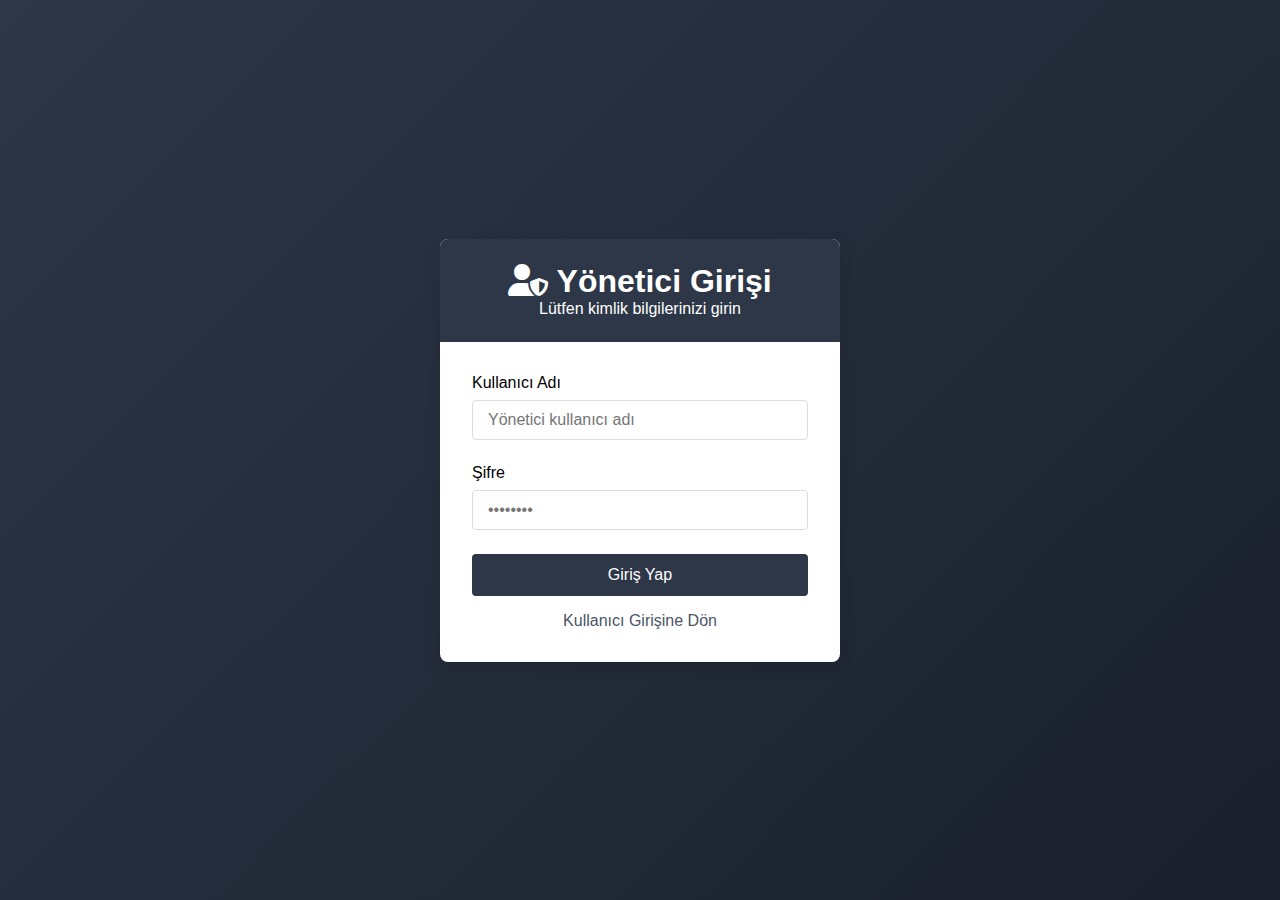
<file: admin-login.html>
<!DOCTYPE html>
<html lang="tr">
<head>
    <meta charset="UTF-8">
    <meta name="viewport" content="width=device-width, initial-scale=1.0">
    <title>Yönetici Girişi - Nyx Destek</title>
    <link rel="stylesheet" href="https://cdnjs.cloudflare.com/ajax/libs/font-awesome/6.0.0-beta3/css/all.min.css">
    <style>
        :root {
            --primary-color: #2d3748;
            --secondary-color: #4a5568;
            --light-bg: #f7fafc;
            --text-color: #2d3748;
            --border-radius: 8px;
        }

        * {
            margin: 0;
            padding: 0;
            box-sizing: border-box;
            font-family: 'Segoe UI', Tahoma, Geneva, Verdana, sans-serif;
        }

        body {
            background: linear-gradient(135deg, #2d3748 0%, #1a202c 100%);
            min-height: 100vh;
            display: flex;
            align-items: center;
            justify-content: center;
            padding: 20px;
        }

        .login-container {
            background: white;
            border-radius: var(--border-radius);
            box-shadow: 0 5px 15px rgba(0, 0, 0, 0.1);
            width: 100%;
            max-width: 400px;
            overflow: hidden;
        }

        .login-header {
            background: var(--primary-color);
            color: white;
            padding: 1.5rem;
            text-align: center;
        }

        .login-form {
            padding: 2rem;
        }

        .form-group {
            margin-bottom: 1.5rem;
        }

        .form-group label {
            display: block;
            margin-bottom: 0.5rem;
            font-weight: 500;
        }

        .form-control {
            width: 100%;
            padding: 10px 15px;
            border: 1px solid #ddd;
            border-radius: 4px;
            font-size: 1rem;
        }

        .btn {
            background: var(--primary-color);
            color: white;
            border: none;
            padding: 12px;
            border-radius: 4px;
            width: 100%;
            font-size: 1rem;
            cursor: pointer;
        }

        .btn:hover {
            background: #2c3e50;
        }

        .back-link {
            display: block;
            text-align: center;
            margin-top: 1rem;
            color: var(--secondary-color);
            text-decoration: none;
        }

        .back-link:hover {
            text-decoration: underline;
        }
    </style>
</head>
<body>
    <div class="login-container">
        <div class="login-header">
            <h1><i class="fas fa-user-shield"></i> Yönetici Girişi</h1>
            <p>Lütfen kimlik bilgilerinizi girin</p>
        </div>
        
        <form class="login-form" id="adminLoginForm">
            <div class="form-group">
                <label for="username">Kullanıcı Adı</label>
                <input type="text" id="username" class="form-control" placeholder="Yönetici kullanıcı adı" required>
            </div>
            
            <div class="form-group">
                <label for="password">Şifre</label>
                <input type="password" id="password" class="form-control" placeholder="••••••••" required>
            </div>
            
            <button type="submit" class="btn">Giriş Yap</button>
            <a href="login.html" class="back-link">Kullanıcı Girişine Dön</a>
        </form>
    </div>

    <script>
        document.getElementById('adminLoginForm').addEventListener('submit', function(e) {
            e.preventDefault();
            
            const username = document.getElementById('username').value;
            const password = document.getElementById('password').value;
            
            // Admin bilgilerini doğrula
            if (username === 'admin' && password === 'admin123') {
                // Admin giriş başarılı
                localStorage.setItem('isAdmin', 'true');
                
                // 1 saniye bekle ve yönlendir
                setTimeout(function() {
                    window.location.href = 'admin-panel.html';
                }, 1000);
                
                // Başarılı mesajı göster
                alert('Giriş başarılı! Yönlendiriliyorsunuz...');
            } else {
                // Hatalı giriş
                alert('Hatalı kullanıcı adı veya şifre! Lütfen tekrar deneyin.');
                document.getElementById('password').value = ''; // Şifre alanını temizle
                document.getElementById('username').focus(); // Kullanıcı adı alanına odaklan
            }
        });
    </script>
</body>
</html>
</file>
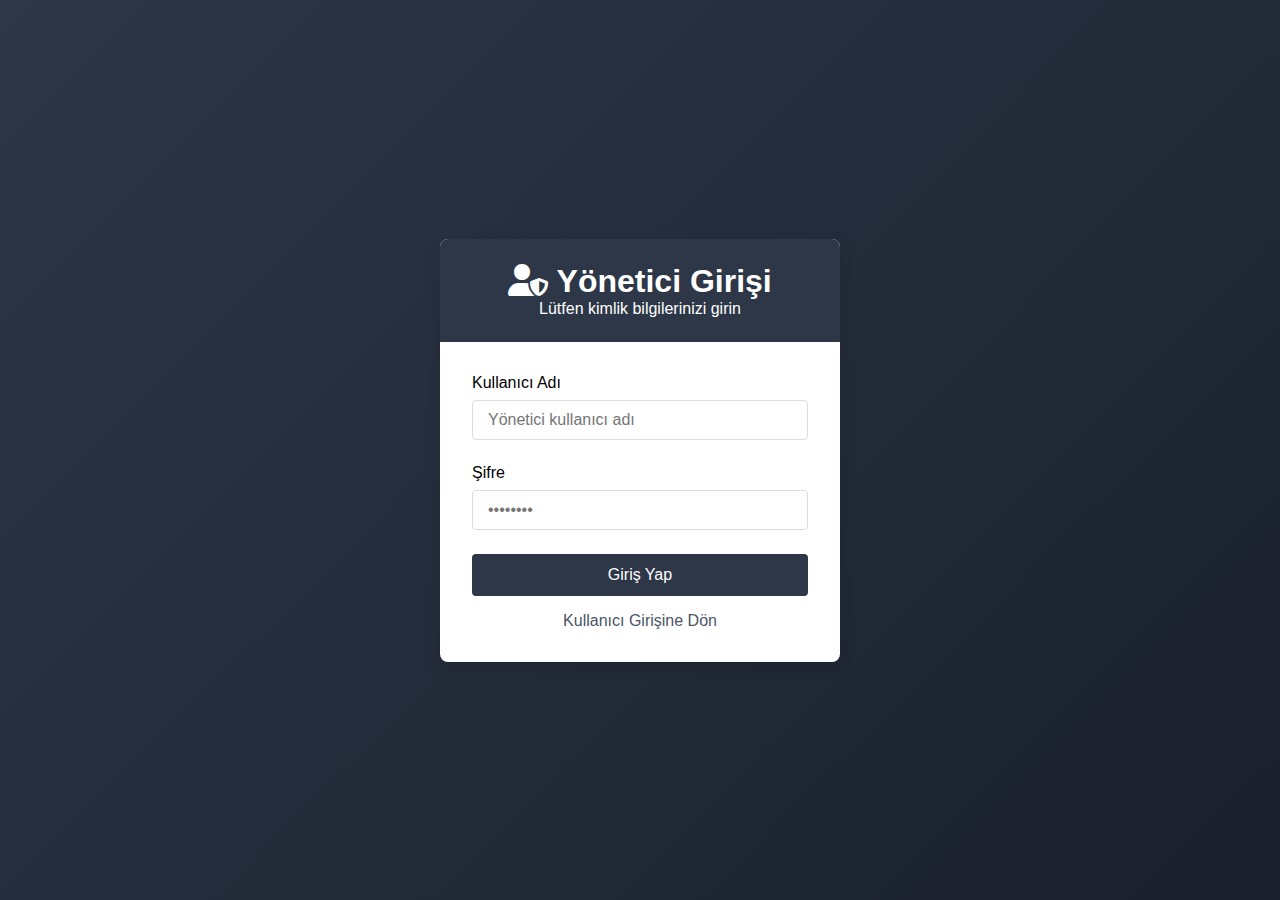
<file: admin-panel.html>
<!DOCTYPE html>
<html lang="tr">
<head>
    <meta charset="UTF-8">
    <meta name="viewport" content="width=device-width, initial-scale=1.0, maximum-scale=1.0, user-scalable=no">
    <meta name="theme-color" content="#1976d2">
    <meta name="apple-mobile-web-app-capable" content="yes">
    <meta name="apple-mobile-web-app-status-bar-style" content="black-translucent">
    <title>Admin Paneli - Nyx Destek</title>
    <link rel="stylesheet" href="https://cdnjs.cloudflare.com/ajax/libs/font-awesome/6.0.0/css/all.min.css">
    <link href="https://fonts.googleapis.com/css2?family=Roboto:wght@300;400;500;700&display=swap" rel="stylesheet">
    <style>
        :root {
            --primary-color: #1976d2;
            --secondary-color: #0d47a1;
            --text-color: #333;
            --bg-color: #f5f7fa;
            --card-bg: #ffffff;
            --header-bg: #1a1a2e;
            --error-color: #f44336;
            --success-color: #4caf50;
            --warning-color: #ff9800;
        }
        
        * {
            margin: 0;
            padding: 0;
            box-sizing: border-box;
            font-family: 'Roboto', sans-serif;
        }

        body {
            background: #1a202c;
            color: white;
            min-height: 100vh;
        }

        .admin-header {
            background: #2d3748;
            padding: 1rem 2rem;
            display: flex;
            justify-content: space-between;
            align-items: center;
            box-shadow: 0 2px 4px rgba(0, 0, 0, 0.1);
            position: fixed;
            top: 0;
            left: 0;
            right: 0;
            z-index: 1000;
            transition: top 0.5s ease-in-out;
            height: 66px;
        }
        
        .admin-header.hide {
            top: -100px;
        }

        .admin-header h1 {
            color: #4299e1;
            font-size: 1.5rem;
        }

        .admin-header .user-info {
            display: flex;
            align-items: center;
            gap: 1rem;
        }

        .admin-header .logout-btn {
            background: #e53e3e;
            color: white;
            border: none;
            padding: 0.5rem 1rem;
            border-radius: 4px;
            cursor: pointer;
            font-weight: 500;
            transition: background 0.3s ease;
        }

        .admin-header .logout-btn:hover {
            background: #c53030;
        }

        .admin-container {
            display: flex;
            min-height: 100vh;
            padding-top: 66px; /* Header yüksekliği kadar boşluk bırak */
        }

        .sidebar {
            width: 250px;
            background: #2d3748;
            padding: 1.5rem 0;
            border-right: 1px solid #4a5568;
        }

        .sidebar-menu {
            list-style: none;
        }

        .menu-item {
            padding: 0.75rem 1.5rem;
            cursor: pointer;
            color: #a0aec0;
            transition: all 0.3s ease;
            display: flex;
            align-items: center;
            gap: 0.75rem;
        }

        .menu-item:hover, .menu-item.active {
            background: #2c5282;
            color: white;
        }

        .menu-item i {
            width: 20px;
            text-align: center;
        }

        .main-content {
            flex: 1;
            padding: 2rem;
            overflow-y: auto;
            height: calc(100vh - 66px);
        }

        .card {
            background: #2d3748;
            border-radius: 8px;
            padding: 1.5rem;
            margin-bottom: 1.5rem;
            box-shadow: 0 2px 4px rgba(0, 0, 0, 0.1);
        }

        .card-header {
            display: flex;
            justify-content: space-between;
            align-items: center;
            margin-bottom: 1.5rem;
            padding-bottom: 0.75rem;
            border-bottom: 1px solid #4a5568;
        }

        .card-header h2 {
            font-size: 1.25rem;
            color: #4299e1;
        }

        table {
            width: 100%;
            border-collapse: collapse;
        }

        th, td {
            padding: 0.75rem 1rem;
            text-align: left;
            border-bottom: 1px solid #4a5568;
        }

        th {
            color: #a0aec0;
            font-weight: 500;
            background: #2d3748;
            position: sticky;
            top: 0;
        }

        tr:hover {
            background: #2d3748;
        }

        .status-active {
            color: #68d391;
            font-weight: 500;
        }

        .status-banned {
            color: #fc8181;
            font-weight: 500;
        }

        .btn {
            padding: 0.5rem 1rem;
            border: none;
            border-radius: 4px;
            font-weight: 500;
            cursor: pointer;
            transition: all 0.3s ease;
        }

        .btn-sm {
            padding: 0.25rem 0.5rem;
            font-size: 0.875rem;
        }

        .btn-danger {
            background: #e53e3e;
            color: white;
        }

        .btn-danger:hover {
            background: #c53030;
        }

        .btn-warning {
            background: #dd6b20;
            color: white;
        }

        .btn-warning:hover {
            background: #c05621;
        }

        .btn-success {
            background: #38a169;
            color: white;
        }

        .btn-success:hover {
            background: #2f855a;
        }

        .stats-container {
            display: grid;
            grid-template-columns: repeat(auto-fill, minmax(250px, 1fr));
            gap: 1.5rem;
            margin-bottom: 2rem;
        }

        .stat-card {
            background: #2d3748;
            border-radius: 8px;
            padding: 1.5rem;
            display: flex;
            flex-direction: column;
            gap: 0.5rem;
        }

        .stat-card h3 {
            color: #a0aec0;
            font-size: 0.875rem;
            font-weight: 500;
        }

        .stat-card .stat-value {
            font-size: 1.5rem;
            font-weight: 700;
            color: #4299e1;
        }

        .stat-card .stat-desc {
            font-size: 0.875rem;
            color: #a0aec0;
        }

        .pagination {
            display: flex;
            justify-content: flex-end;
            gap: 0.5rem;
            margin-top: 1.5rem;
        }

        .page-item {
            padding: 0.5rem 0.75rem;
            background: #2d3748;
            border: 1px solid #4a5568;
            border-radius: 4px;
            cursor: pointer;
            transition: all 0.3s ease;
        }

        .page-item:hover {
            background: #4a5568;
        }

        .page-item.active {
            background: #4299e1;
            border-color: #4299e1;
            color: white;
        }

        .search-box {
            display: flex;
            gap: 0.5rem;
            margin-bottom: 1.5rem;
        }

        .search-box input {
            flex: 1;
            padding: 0.5rem 1rem;
            border: 1px solid #4a5568;
            border-radius: 4px;
            background: #2d3748;
            color: white;
        }

        .search-box button {
            padding: 0.5rem 1rem;
            background: #4299e1;
            color: white;
            border: none;
            border-radius: 4px;
            cursor: pointer;
        }

        .search-box button:hover {
            background: #3182ce;
        }
    </style>
</head>
<body>
    <header class="admin-header">
        <h1>Nyx Destek - Admin Paneli</h1>
        <div style="font-size: 0.9rem; color: #a0aec0; margin-top: 0.5rem;">
            <i class="fab fa-telegram"></i> Owner: 
            <a href="https://t.me/immortalXso2s" target="_blank" style="color: #4299e1; text-decoration: none;">@immortalXso2s</a>
        </div>
        <div class="user-info">
            <span>Hoş Geldiniz, <strong id="admin-username">Admin</strong></span>
            <button class="logout-btn" onclick="logout()">
                <i class="fas fa-sign-out-alt"></i> Çıkış Yap
            </button>
        </div>
    </header>

    <div class="admin-container">
        <nav class="sidebar">
            <ul class="sidebar-menu">
                <li class="menu-item active" data-tab="dashboard">
                    <i class="fas fa-tachometer-alt"></i>
                    <span>Gösterge Paneli</span>
                </li>
                <li class="menu-item" data-tab="users">
                    <i class="fas fa-users"></i>
                    <span>Kullanıcılar</span>
                </li>
                <li class="menu-item" data-tab="settings">
                    <i class="fas fa-cog"></i>
                    <span>Ayarlar</span>
                </li>
                <li class="menu-item" data-tab="logs">
                    <i class="fas fa-clipboard-list"></i>
                    <span>Kayıtlar</span>
                </li>
                <li class="menu-item">
                    <a href="payment-history.html" style="color: inherit; text-decoration: none; display: flex; align-items: center; gap: 0.75rem;">
                        <i class="fas fa-history"></i>
                        <span>Ödeme Geçmişi</span>
                    </a>
                </li>
            </ul>
        </nav>

        <main class="main-content">
            <!-- Gösterge Paneli -->
            <div id="dashboard" class="tab-content active">
                <div class="stats-container">
                    <div class="stat-card">
                        <h3>Toplam Kullanıcı</h3>
                        <div class="stat-value" id="total-users">0</div>
                        <div class="stat-desc">Toplam kayıtlı kullanıcı</div>
                    </div>
                    <div class="stat-card">
                        <h3>Aktif Kullanıcılar</h3>
                        <div class="stat-value" id="active-users">0</div>
                        <div class="stat-desc">Şu anda aktif kullanıcı</div>
                    </div>
                    <div class="stat-card">
                        <h3>Bugünkü Kayıtlar</h3>
                        <div class="stat-value" id="today-registrations">0</div>
                        <div class="stat-desc">Bugün kayıt olan kullanıcı</div>
                    </div>
                    <div class="stat-card">
                        <h3>Banlı Kullanıcılar</h3>
                        <div class="stat-value" id="banned-users">0</div>
                        <div class="stat-desc">Toplam banlı kullanıcı</div>
                    </div>
                </div>

                <div class="card">
                    <div class="card-header">
                        <h2>Son Kullanıcılar</h2>
                    </div>
                    <div class="table-responsive">
                        <table>
                            <thead>
                                <tr>
                                    <th>ID</th>
                                    <th>Kullanıcı Adı</th>
                                    <th>Kayıt Tarihi</th>
                                    <th>Durum</th>
                                    <th>İşlemler</th>
                                </tr>
                            </thead>
                            <tbody id="recent-users">
                                <!-- Kullanıcılar JavaScript ile eklenecek -->
                            </tbody>
                        </table>
                    </div>
                </div>
            </div>

            <!-- Kullanıcılar -->
            <div id="users" class="tab-content" style="display: none;">
                <div class="card">
                    <div class="card-header">
                        <h2>Tüm Kullanıcılar</h2>
                        <div class="search-box">
                            <input type="text" id="user-search" placeholder="Kullanıcı ara...">
                            <button onclick="searchUsers()"><i class="fas fa-search"></i> Ara</button>
                        </div>
                    </div>
                    <div class="table-responsive">
                        <table>
                            <thead>
                                <tr>
                                    <th>ID</th>
                                    <th>Kullanıcı Adı</th>
                                    <th>Kayıt Tarihi</th>
                                    <th>Son Giriş</th>
                                    <th>Durum</th>
                                    <th>İşlemler</th>
                                </tr>
                            </thead>
                            <tbody id="all-users">
                                <!-- Tüm kullanıcılar JavaScript ile eklenecek -->
                            </tbody>
                        </table>
                    </div>
                    <div class="pagination">
                        <button class="page-item"><i class="fas fa-angle-double-left"></i></button>
                        <button class="page-item active">1</button>
                        <button class="page-item">2</button>
                        <button class="page-item">3</button>
                        <button class="page-item"><i class="fas fa-angle-double-right"></i></button>
                    </div>
                </div>
            </div>

            <!-- Ayarlar -->
            <div id="settings" class="tab-content" style="display: none;">
                <div class="card">
                    <div class="card-header">
                        <h2>Genel Ayarlar</h2>
                    </div>
                    <div class="form-group">
                        <label>Site Başlığı</label>
                        <input type="text" class="form-control" value="Nyx Destek">
                    </div>
                    <div class="form-group">
                        <label>Bakım Modu</label>
                        <div>
                            <label class="switch">
                                <input type="checkbox">
                                <span class="slider"></span>
                            </label>
                            <span class="form-text text-muted">Aktif olduğunda site ziyaretçilere kapalı olacaktır.</span>
                        </div>
                    </div>
                    <button class="btn btn-success">Ayarları Kaydet</button>
                </div>
            </div>

            <!-- Kayıtlar -->
            <div id="logs" class="tab-content" style="display: none;">
                <div class="card">
                    <div class="card-header">
                        <h2>Sistem Kayıtları</h2>
                    </div>
                    <div class="table-responsive">
                        <table>
                            <thead>
                                <tr>
                                    <th>Tarih</th>
                                    <th>Kullanıcı</th>
                                    <th>İşlem</th>
                                    <th>IP Adresi</th>
                                </tr>
                            </thead>
                            <tbody id="system-logs">
                                <tr>
                                    <td>16.08.2023 15:30:22</td>
                                    <td>admin</td>
                                    <td>Giriş yaptı</td>
                                    <td>192.168.1.1</td>
                                </tr>
                                <tr>
                                    <td>16.08.2023 15:25:10</td>
                                    <td>user1</td>
                                    <td>Kayıt oldu</td>
                                    <td>192.168.1.2</td>
                                </tr>
                                <tr>
                                    <td>16.08.2023 15:20:05</td>
                                    <td>admin</td>
                                    <td>Kullanıcı düzenlendi: user1</td>
                                    <td>192.168.1.1</td>
                                </tr>
                            </tbody>
                        </table>
                    </div>
                </div>
            </div>
        </main>
    </div>

    <script>
        // Admin giriş kontrolü
        document.addEventListener('DOMContentLoaded', function() {
            const isAdmin = localStorage.getItem('isAdmin') === 'true';
            
            if (!isAdmin) {
                // Eğer admin değilse, giriş sayfasına yönlendir
                alert('Yetkisiz erişim! Yönetici girişi yapmalısınız.');
                window.location.href = 'admin-login.html';
                return;
            }
            
            // Admin paneline özel JavaScript kodları
            initAdminPanel();
            
            // Menü tıklamalarını dinle
            document.querySelectorAll('.menu-item').forEach(item => {
                item.addEventListener('click', function() {
                    // Tüm menü öğelerinden active sınıfını kaldır
                    document.querySelectorAll('.menu-item').forEach(i => i.classList.remove('active'));
                    // Tüm tab içeriklerini gizle
                    document.querySelectorAll('.tab-content').forEach(tab => tab.style.display = 'none');
                    
                    // Tıklanan menü öğesine active sınıfını ekle
                    this.classList.add('active');
                    // İlgili tab içeriğini göster
                    const tabId = this.getAttribute('data-tab');
                    document.getElementById(tabId).style.display = 'block';
                });
            });
            
            // Kullanıcı verilerini yükle
            loadDashboardData();
            loadUsers();
        });
        
        // Admin paneli başlatma
        function initAdminPanel() {
            // Scroll ile header'ı gizle/göster
            let lastScroll = 0;
            const header = document.querySelector('.admin-header');
            const headerHeight = header.offsetHeight;
            
            const handleScroll = () => {
                const currentScroll = window.pageYOffset;
                
                if (currentScroll <= 0) {
                    header.classList.remove('hide');
                    return;
                }
                
                // Küçük scroll hareketlerini engellemek için bir eşik değeri ekliyoruz
                if (Math.abs(currentScroll - lastScroll) < 5) return;
                
                if (currentScroll > lastScroll && currentScroll > headerHeight) {
                    // Aşağı kaydırma
                    if (!header.classList.contains('hide')) {
                        header.classList.add('hide');
                    }
                } else {
                    // Yukarı kaydırma
                    if (header.classList.contains('hide')) {
                        header.classList.remove('hide');
                    }
                }
                
                lastScroll = currentScroll;
            };
            
            window.addEventListener('scroll', handleScroll);
            
            // Admin bilgilerini yükle
            const currentUser = { username: 'Admin' }; // Örnek kullanıcı bilgisi
            if (currentUser) {
                const adminUsername = document.getElementById('admin-username');
                if (adminUsername) {
                    adminUsername.textContent = currentUser.username;
                }
            }
        }

        // Çıkış yapma fonksiyonu
        function logout() {
            // Admin oturumunu sonlandır
            localStorage.removeItem('isAdmin');
            // Ana sayfaya yönlendir
            window.location.href = 'index.html';
        }

        // Gösterge paneline veri yükleme
        function loadDashboardData() {
            const users = JSON.parse(localStorage.getItem('users')) || [];
            const today = new Date().toISOString().split('T')[0];
            
            document.getElementById('total-users').textContent = users.length;
            document.getElementById('active-users').textContent = users.filter(u => u.lastLogin).length; // Basitçe son giriş yapanları aktif sayıyoruz
            document.getElementById('today-registrations').textContent = users.filter(u => u.createdAt && u.createdAt.startsWith(today)).length;
            document.getElementById('banned-users').textContent = users.filter(u => u.status === 'banned').length;

            // Son kullanıcıları yükle
            const recentUsersHtml = users
                .sort((a, b) => new Date(b.createdAt) - new Date(a.createdAt))
                .slice(0, 5)
                .map(user => `
                    <tr>
                        <td>${user.id}</td>
                        <td>${user.username}</td>
                        <td>${new Date(user.createdAt).toLocaleString()}</td>
                        <td class="status-active">Aktif</td>
                        <td>
                            <button class="btn btn-sm btn-warning">Düzenle</button>
                            <button class="btn btn-sm btn-danger" onclick="banUser(${user.id})">Banla</button>
                        </td>
                    </tr>
                `).join('');

            document.getElementById('recent-users').innerHTML = recentUsersHtml || '<tr><td colspan="5" class="text-center">Kullanıcı bulunamadı</td></tr>';
        }

        // Tüm kullanıcıları yükle
        function loadUsers() {
            const users = JSON.parse(localStorage.getItem('users')) || [];
            const usersHtml = users.map(user => `
                <tr>
                    <td>${user.id}</td>
                    <td>${user.username}</td>
                    <td>${new Date(user.createdAt).toLocaleString()}</td>
                    <td>${user.lastLogin ? new Date(user.lastLogin).toLocaleString() : 'Hiç giriş yapmadı'}</td>
                    <td class="${user.status === 'banned' ? 'status-banned' : 'status-active'}">
                        ${user.status === 'banned' ? 'Banlı' : 'Aktif'}
                    </td>
                    <td>
                        <button class="btn btn-sm btn-warning" onclick="editUser(${user.id})">Düzenle</button>
                        ${user.status !== 'banned' 
                            ? `<button class="btn btn-sm btn-danger" onclick="banUser(${user.id})">Banla</button>`
                            : `<button class="btn btn-sm btn-success" onclick="unbanUser(${user.id})">Banı Kaldır</button>`
                        }
                    </td>
                </tr>
            `).join('');

            document.getElementById('all-users').innerHTML = usersHtml || '<tr><td colspan="6" class="text-center">Kullanıcı bulunamadı</td></tr>';
        }

        // Kullanıcı ara
        function searchUsers() {
            const searchTerm = document.getElementById('user-search').value.toLowerCase();
            const users = JSON.parse(localStorage.getItem('users')) || [];
            
            const filteredUsers = users.filter(user => 
                user.username.toLowerCase().includes(searchTerm) ||
                user.id.toString().includes(searchTerm)
            );

            const usersHtml = filteredUsers.map(user => `
                <tr>
                    <td>${user.id}</td>
                    <td>${user.username}</td>
                    <td>${new Date(user.createdAt).toLocaleString()}</td>
                    <td>${user.lastLogin ? new Date(user.lastLogin).toLocaleString() : 'Hiç giriş yapmadı'}</td>
                    <td class="${user.status === 'banned' ? 'status-banned' : 'status-active'}">
                        ${user.status === 'banned' ? 'Banlı' : 'Aktif'}
                    </td>
                    <td>
                        <button class="btn btn-sm btn-warning" onclick="editUser(${user.id})">Düzenle</button>
                        ${user.status !== 'banned' 
                            ? `<button class="btn btn-sm btn-danger" onclick="banUser(${user.id})">Banla</button>`
                            : `<button class="btn btn-sm btn-success" onclick="unbanUser(${user.id})">Banı Kaldır</button>`
                        }
                    </td>
                </tr>
            `).join('');

            document.getElementById('all-users').innerHTML = usersHtml || '<tr><td colspan="6" class="text-center">Eşleşen kullanıcı bulunamadı</td></tr>';
        }

        // Kullanıcı düzenleme fonksiyonu
        function editUser(userId) {
            alert(`Kullanıcı düzenleme: ${userId}`);
            // Burada kullanıcı düzenleme modalı açılabilir
        }

        // Kullanıcıyı banlama fonksiyonu
        function banUser(userId) {
            if (confirm('Bu kullanıcıyı banlamak istediğinize emin misiniz?')) {
                const users = JSON.parse(localStorage.getItem('users')) || [];
                const updatedUsers = users.map(user => {
                    if (user.id === userId) {
                        return { ...user, status: 'banned' };
                    }
                    return user;
                });
                
                localStorage.setItem('users', JSON.stringify(updatedUsers));
                loadUsers();
                loadDashboardData();
                alert('Kullanıcı başarıyla banlandı!');
            }
        }

        // Kullanıcının banını kaldırma fonksiyonu
        function unbanUser(userId) {
            const users = JSON.parse(localStorage.getItem('users') || '[]');
            const updatedUsers = users.map(user => {
                if (user.id === userId) {
                    // Kullanıcı nesnesinden status alanını kaldır
                    const { status, ...rest } = user;
                    return rest;
                }
                return user;
            });
            
            localStorage.setItem('users', JSON.stringify(updatedUsers));
            loadUsers();
            loadDashboardData();
            alert('Kullanıcının banı kaldırıldı!');
        }
    </script>
</body>
</html>
</file>
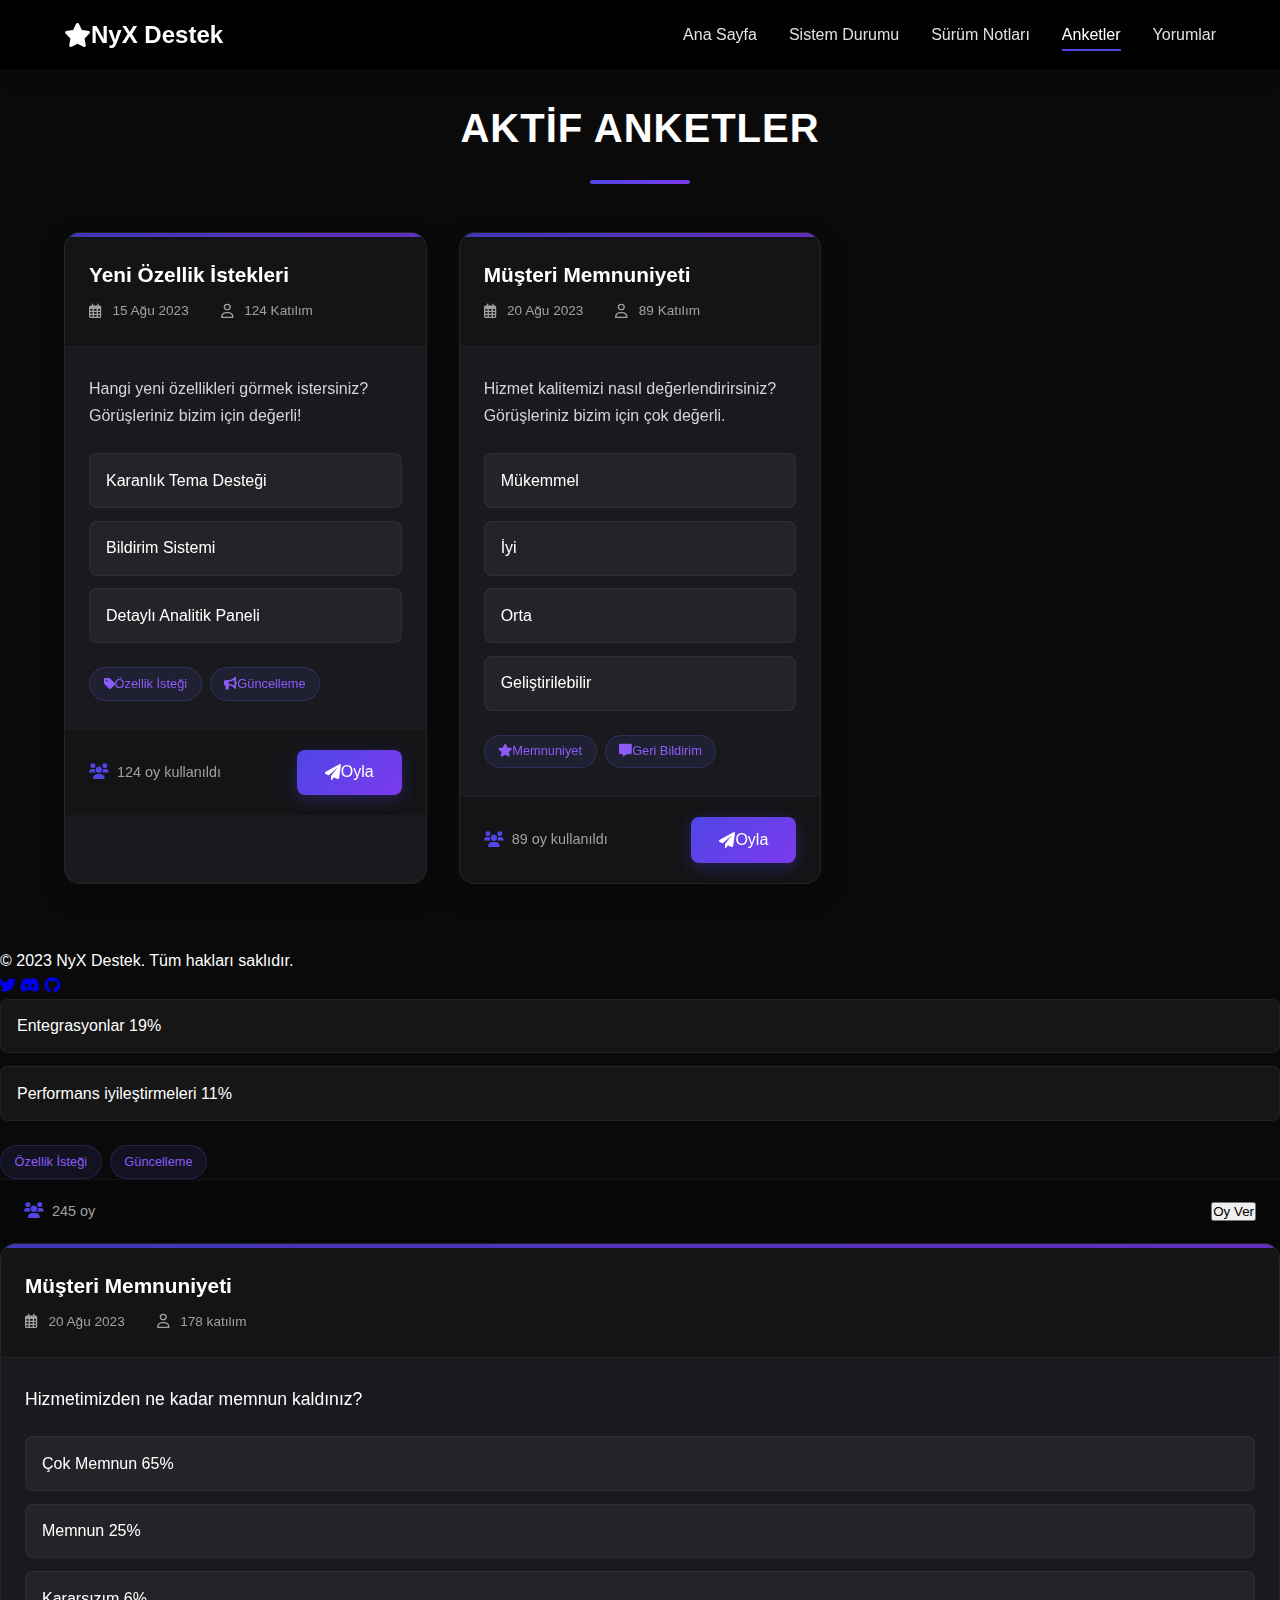
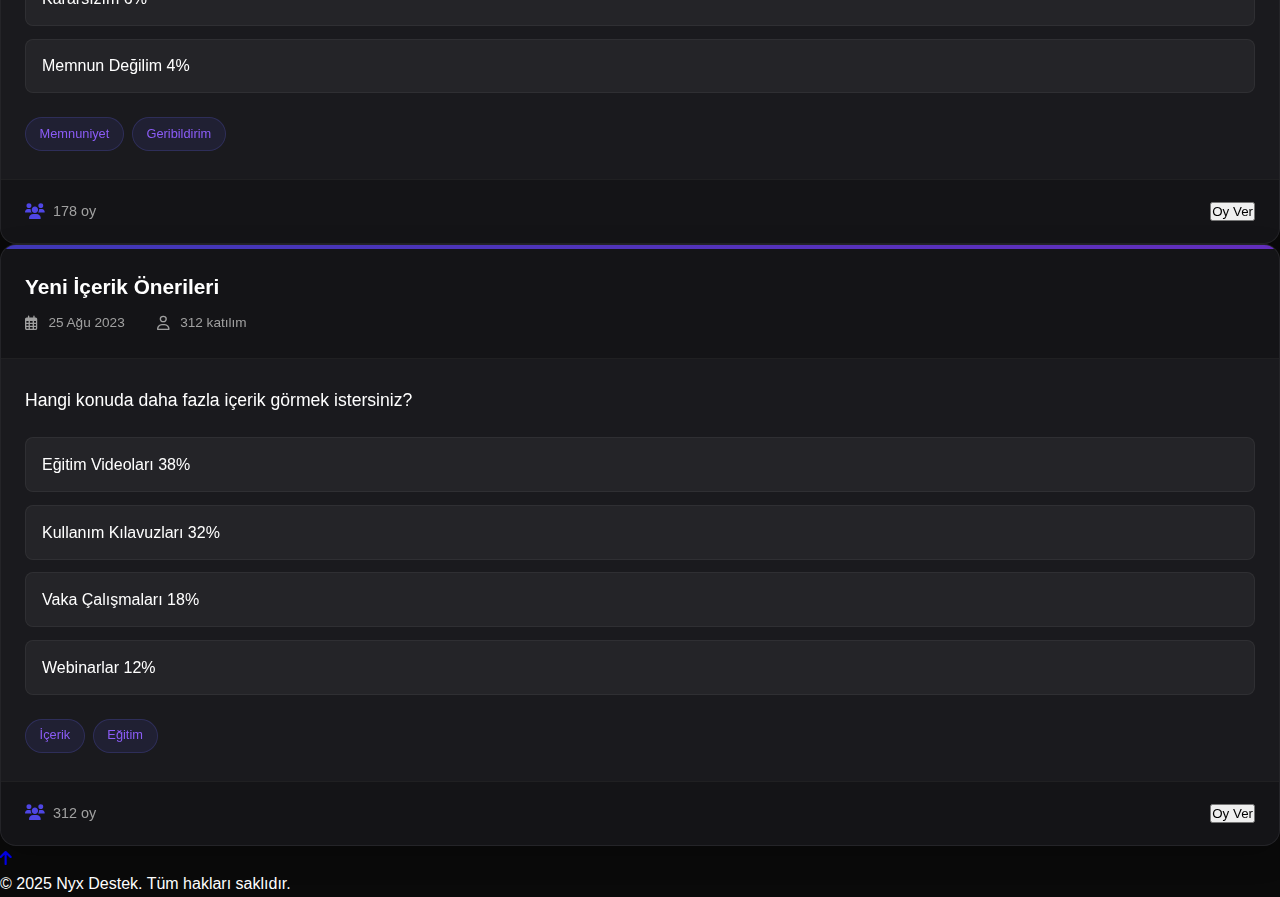
<file: anketler.html>
<!DOCTYPE html>
<html lang="tr">
<head>
    <meta charset="UTF-8">
    <meta name="viewport" content="width=device-width, initial-scale=1.0">
    <title>Anketler - Nyx Destek</title>
    <link rel="stylesheet" href="https://cdnjs.cloudflare.com/ajax/libs/font-awesome/6.0.0-beta3/css/all.min.css">
    <style>
        :root {
            --primary: #4f46e5;
            --primary-dark: #4338ca;
            --secondary: #10b981;
            --danger: #ef4444;
            --warning: #f59e0b;
            --dark: #1f2937;
            --light: #f9fafb;
            --gray-100: #f3f4f6;
            --gray-200: #e5e7eb;
            --gray-400: #9ca3af;
            --gray-600: #4b5563;
            --gray-800: #1f2937;
            --shadow-sm: 0 1px 2px 0 rgba(0, 0, 0, 0.05);
            --shadow: 0 4px 6px -1px rgba(0, 0, 0, 0.1), 0 2px 4px -1px rgba(0, 0, 0, 0.06);
            --shadow-lg: 0 10px 15px -3px rgba(0, 0, 0, 0.1), 0 4px 6px -2px rgba(0, 0, 0, 0.05);
            --transition: all 0.3s cubic-bezier(0.4, 0, 0.2, 1);
        }

        * {
            margin: 0;
            padding: 0;
            box-sizing: border-box;
            font-family: 'Segoe UI', Tahoma, Geneva, Verdana, sans-serif;
        }

        body {
            background-color: #0a0a0a;
            color: #ffffff;
            line-height: 1.6;
        }

        /* Navigation */
        .modern-nav {
            background: rgba(0, 0, 0, 0.9);
            backdrop-filter: blur(10px);
            position: fixed;
            width: 100%;
            top: 0;
            z-index: 1000;
            box-shadow: 0 2px 20px rgba(0, 0, 0, 0.2);
            border-bottom: 1px solid rgba(255, 255, 255, 0.05);
        }

        .nav-container {
            max-width: 1200px;
            margin: 0 auto;
            padding: 0 1.5rem;
            display: flex;
            justify-content: space-between;
            align-items: center;
            height: 70px;
        }

        .nav-brand {
            display: flex;
            align-items: center;
            font-size: 1.5rem;
            font-weight: 700;
            color: #ffffff;
            text-decoration: none;
            transition: all 0.3s ease;
        }

        .nav-brand:hover {
            color: var(--primary);
        }

        .nav-links {
            display: flex;
            gap: 2rem;
            list-style: none;
        }

        .nav-links a {
            color: #e0e0e0;
            text-decoration: none;
            font-weight: 500;
            font-size: 1rem;
            transition: all 0.3s ease;
            position: relative;
            padding: 0.5rem 0;
        }

        .nav-links a::after {
            content: '';
            position: absolute;
            bottom: 0;
            left: 0;
            width: 0;
            height: 2px;
            background: var(--primary);
            transition: width 0.3s ease;
        }

        .nav-links a:hover,
        .nav-links a.active {
            color: #ffffff;
        }

        .nav-links a:hover::after,
        .nav-links a.active::after {
            width: 100%;
        }

        /* Main Content */
        .polls-container {
            max-width: 1200px;
            margin: 6rem auto 4rem;
            padding: 0 1.5rem;
        }

        .page-title {
            text-align: center;
            margin-bottom: 3rem;
            color: #ffffff;
            font-size: 2.5rem;
            position: relative;
            padding-bottom: 1.5rem;
            font-weight: 700;
            text-transform: uppercase;
            letter-spacing: 1px;
        }

        .page-title::after {
            content: '';
            position: absolute;
            bottom: 0;
            left: 50%;
            transform: translateX(-50%);
            width: 100px;
            height: 4px;
            background: linear-gradient(90deg, #4f46e5, #7c3aed);
            border-radius: 2px;
        }

        .polls-grid {
            display: grid;
            grid-template-columns: repeat(auto-fill, minmax(320px, 1fr));
            gap: 2rem;
            margin-top: 2rem;
        }

        .poll-card {
            background: rgba(30, 30, 35, 0.8);
            border-radius: 16px;
            overflow: hidden;
            box-shadow: 0 10px 30px rgba(0, 0, 0, 0.2);
            transition: all 0.3s cubic-bezier(0.4, 0, 0.2, 1);
            backdrop-filter: blur(10px);
            border: 1px solid rgba(255, 255, 255, 0.05);
            transform: translateY(0);
            position: relative;
            overflow: hidden;
        }

        .poll-card::before {
            content: '';
            position: absolute;
            top: 0;
            left: 0;
            right: 0;
            height: 4px;
            background: linear-gradient(90deg, #4f46e5, #7c3aed);
        }

        .poll-card:hover {
            transform: translateY(-5px);
            box-shadow: 0 15px 40px rgba(0, 0, 0, 0.3);
            border-color: rgba(255, 255, 255, 0.1);
        }

        .poll-header {
            padding: 1.75rem 1.5rem 1.5rem;
            position: relative;
            background: rgba(0, 0, 0, 0.2);
            border-bottom: 1px solid rgba(255, 255, 255, 0.05);
        }

        .poll-title {
            margin: 0 0 0.5rem 0;
            color: #ffffff;
            font-size: 1.4rem;
            font-weight: 600;
            line-height: 1.3;
            font-size: 1.3rem;
            font-weight: 600;
        }

        .poll-meta {
            display: flex;
            flex-wrap: wrap;
            gap: 1rem;
            margin-top: 0.75rem;
            font-size: 0.85rem;
            color: #a0a0a0;
        }

        .poll-meta span {
            display: inline-flex;
            align-items: center;
            gap: 0.35rem;
            margin-right: 1rem;
        }

        .poll-meta i {
            margin-right: 0.3rem;
            font-size: 0.9rem;
        }

        .poll-body {
            padding: 1.75rem 1.5rem;
        }

        .poll-description {
            color: #d1d5db;
            line-height: 1.7;
            margin-bottom: 1.5rem;
        }

        .poll-question {
            margin: 0 0 1.5rem;
            color: var(--text-color);
            font-size: 1.1rem;
            line-height: 1.5;
        }

        .poll-options {
            margin-bottom: 1.5rem;
        }

        .poll-option {
            margin-bottom: 0.8rem;
            position: relative;
        }

        .poll-option input[type="radio"] {
            position: absolute;
            opacity: 0;
            width: 0;
            height: 0;
        }

        .poll-option label {
            display: flex;
            align-items: center;
            padding: 0.85rem 1rem;
            background: rgba(255, 255, 255, 0.05);
            border-radius: 8px;
            cursor: pointer;
            transition: all 0.2s ease;
            border: 1px solid rgba(255, 255, 255, 0.05);
        }

        .poll-option label:hover {
            background: rgba(255, 255, 255, 0.08);
            border-color: rgba(255, 255, 255, 0.1);
        }

        .poll-option input[type="radio"]:checked + label {
            background: rgba(79, 70, 229, 0.15);
            border-color: var(--primary);
            color: #fff;
        }

        .poll-option input[type="radio"]:checked + label::before {
            content: '✓';
            display: inline-flex;
            align-items: center;
            justify-content: center;
            width: 20px;
            height: 20px;
            margin-right: 10px;
            background: var(--primary);
            color: white;
            border-radius: 50%;
            font-size: 12px;
        }

        .poll-button {
            display: inline-flex;
            align-items: center;
            justify-content: center;
            padding: 0.85rem 1.75rem;
            background: linear-gradient(135deg, var(--primary), #7c3aed);
            color: white;
            border: none;
            border-radius: 8px;
            font-weight: 500;
            cursor: pointer;
            transition: all 0.2s ease;
            text-align: center;
            text-decoration: none;
            font-size: 1rem;
            box-shadow: 0 4px 15px rgba(79, 70, 229, 0.3);
            position: relative;
            overflow: hidden;
        }

        .poll-button::before {
            content: '';
            position: absolute;
            top: 0;
            left: -100%;
            width: 100%;
            height: 100%;
            background: linear-gradient(90deg, transparent, rgba(255, 255, 255, 0.1), transparent);
            transition: 0.5s;
        }

        .poll-button:hover::before {
            left: 100%;
        }

        .poll-button:hover {
            transform: translateY(-2px);
            box-shadow: 0 6px 20px rgba(79, 70, 229, 0.4);
        }

        .poll-button:active {
            transform: translateY(0);
            box-shadow: 0 2px 10px rgba(79, 70, 229, 0.3);
        }

        .poll-footer {
            padding: 1.25rem 1.5rem;
            background: rgba(0, 0, 0, 0.2);
            border-top: 1px solid rgba(255, 255, 255, 0.05);
            display: flex;
            justify-content: space-between;
            align-items: center;
            flex-wrap: wrap;
            gap: 1rem;
        }

        .poll-votes {
            font-size: 0.9rem;
            color: #a0a0a0;
            display: flex;
            align-items: center;
            gap: 0.5rem;
        }

        .poll-votes i {
            color: var(--primary);
            font-size: 1.1em;
        }

        .poll-tags {
            display: flex;
            flex-wrap: wrap;
            gap: 0.5rem;
            margin-top: 1.5rem;
        }

        .poll-tag {
            display: inline-flex;
            align-items: center;
            background: rgba(99, 102, 241, 0.1);
            color: #8b5cf6;
            padding: 0.35rem 0.85rem;
            border-radius: 50px;
            font-size: 0.8rem;
            font-weight: 500;
            transition: all 0.2s ease;
            border: 1px solid rgba(99, 102, 241, 0.2);
        }

        .poll-tag:hover {
            background: rgba(99, 102, 241, 0.2);
            transform: translateY(-1px);
        }

        .no-polls {
            text-align: center;
            grid-column: 1 / -1;
            padding: 3rem 1rem;
            color: var(--text-muted);
        }

        .no-polls i {
            font-size: 3rem;
            margin-bottom: 1rem;
            opacity: 0.5;
        }

        .no-polls h3 {
            margin: 0.5rem 0;
            color: var(--text-color);
        }

        .no-polls p {
            margin: 0.5rem 0 1.5rem;
            max-width: 500px;
            margin-left: auto;
            margin-right: auto;
        }

        .btn-create-poll {
            background: var(--accent-color);
            color: white;
            border: none;
            padding: 0.7rem 1.5rem;
            border-radius: 6px;
            font-weight: 500;
            cursor: pointer;
            transition: all 0.2s ease;
            text-decoration: none;
            display: inline-flex;
            align-items: center;
            gap: 0.5rem;
        }

        .btn-create-poll:hover {
            background: var(--accent-hover);
            transform: translateY(-2px);
        }

        /* Responsive Design */
        @media (max-width: 1024px) {
            .polls-grid {
                grid-template-columns: repeat(2, 1fr);
            }
        }

        @media (max-width: 768px) {
            .polls-grid {
                grid-template-columns: 1fr;
            }
            
            .nav-links {
                display: none;
                position: fixed;
                top: 70px;
                left: 0;
                right: 0;
                background: rgba(0, 0, 0, 0.95);
                flex-direction: column;
                padding: 1.5rem;
                gap: 1rem;
                box-shadow: 0 10px 20px rgba(0, 0, 0, 0.2);
                border-bottom: 1px solid rgba(255, 255, 255, 0.05);
            }

            .nav-links.active {
                display: flex;
                animation: slideDown 0.3s ease-out;
            }
        }
    </style>
</head>
<body>
    <!-- Modern Navigation -->
    <nav class="modern-nav">
        <div class="nav-container">
            <a href="index.html" class="nav-brand">
                <i class="fas fa-star"></i> NyX Destek
            </a>
            
            <button class="mobile-menu-btn" id="mobileMenuBtn">
                <span></span>
                <span></span>
                <span></span>
            </button>
            
            <ul class="nav-links" id="navLinks">
                <li><a href="index.html">Ana Sayfa</a></li>
                <li><a href="sistem-durumu.html">Sistem Durumu</a></li>
                <li><a href="surum-notlari.html">Sürüm Notları</a></li>
                <li><a href="anketler.html" class="active">Anketler</a></li>
                <li><a href="yorumlar.html">Yorumlar</a></li>
            </ul>
        </div>
    </nav>

    <!-- Main Content -->
    <main class="polls-container">
        <h1 class="page-title">Aktif Anketler</h1>
        
        <div class="polls-grid">
            <!-- Anket 1 -->
            <div class="poll-card">
                <div class="poll-header">
                    <h3 class="poll-title">Yeni Özellik İstekleri</h3>
                    <div class="poll-meta">
                        <span><i class="far fa-calendar-alt"></i> 15 Ağu 2023</span>
                        <span><i class="far fa-user"></i> 124 Katılım</span>
                    </div>
                </div>
                <div class="poll-body">
                    <p class="poll-description">Hangi yeni özellikleri görmek istersiniz? Görüşleriniz bizim için değerli!</p>
                    
                    <div class="poll-options">
                        <div class="poll-option">
                            <input type="radio" id="feature1" name="featurePoll" value="dark_mode">
                            <label for="feature1">Karanlık Tema Desteği</label>
                        </div>
                        <div class="poll-option">
                            <input type="radio" id="feature2" name="featurePoll" value="notifications">
                            <label for="feature2">Bildirim Sistemi</label>
                        </div>
                        <div class="poll-option">
                            <input type="radio" id="feature3" name="featurePoll" value="analytics">
                            <label for="feature3">Detaylı Analitik Paneli</label>
                        </div>
                    </div>
                    
                    <div class="poll-tags">
                        <span class="poll-tag"><i class="fas fa-tag"></i> Özellik İsteği</span>
                        <span class="poll-tag"><i class="fas fa-bullhorn"></i> Güncelleme</span>
                    </div>
                </div>
                <div class="poll-footer">
                    <div class="poll-votes">
                        <i class="fas fa-users"></i> 124 oy kullanıldı
                    </div>
                    <button class="poll-button">
                        <i class="fas fa-paper-plane"></i> Oyla
                    </button>
                </div>
            </div>

            <!-- Anket 2 -->
            <div class="poll-card">
                <div class="poll-header">
                    <h3 class="poll-title">Müşteri Memnuniyeti</h3>
                    <div class="poll-meta">
                        <span><i class="far fa-calendar-alt"></i> 20 Ağu 2023</span>
                        <span><i class="far fa-user"></i> 89 Katılım</span>
                    </div>
                </div>
                <div class="poll-body">
                    <p class="poll-description">Hizmet kalitemizi nasıl değerlendirirsiniz? Görüşleriniz bizim için çok değerli.</p>
                    
                    <div class="poll-options">
                        <div class="poll-option">
                            <input type="radio" id="satisfaction1" name="satisfactionPoll" value="excellent">
                            <label for="satisfaction1">Mükemmel</label>
                        </div>
                        <div class="poll-option">
                            <input type="radio" id="satisfaction2" name="satisfactionPoll" value="good">
                            <label for="satisfaction2">İyi</label>
                        </div>
                        <div class="poll-option">
                            <input type="radio" id="satisfaction3" name="satisfactionPoll" value="average">
                            <label for="satisfaction3">Orta</label>
                        </div>
                        <div class="poll-option">
                            <input type="radio" id="satisfaction4" name="satisfactionPoll" value="poor">
                            <label for="satisfaction4">Geliştirilebilir</label>
                        </div>
                    </div>
                    
                    <div class="poll-tags">
                        <span class="poll-tag"><i class="fas fa-star"></i> Memnuniyet</span>
                        <span class="poll-tag"><i class="fas fa-comment-alt"></i> Geri Bildirim</span>
                    </div>
                </div>
                <div class="poll-footer">
                    <div class="poll-votes">
                        <i class="fas fa-users"></i> 89 oy kullanıldı
                    </div>
                    <button class="poll-button">
                        <i class="fas fa-paper-plane"></i> Oyla
                    </button>
                </div>
            </div>
        </div>
    </main>

    <!-- Footer -->
    <footer class="site-footer">
        <div class="footer-content">
            <p>&copy; 2023 NyX Destek. Tüm hakları saklıdır.</p>
            <div class="social-links">
                <a href="#" class="social-link"><i class="fab fa-twitter"></i></a>
                <a href="#" class="social-link"><i class="fab fa-discord"></i></a>
                <a href="#" class="social-link"><i class="fab fa-github"></i></a>
            </div>
        </div>
    </footer>

    <script>
        // Mobile Menu Toggle
        const mobileMenuBtn = document.getElementById('mobileMenuBtn');
        const navLinks = document.getElementById('navLinks');
        
        if (mobileMenuBtn) {
            mobileMenuBtn.addEventListener('click', () => {
                mobileMenuBtn.classList.toggle('active');
                navLinks.classList.toggle('active');
                document.body.style.overflow = navLinks.classList.contains('active') ? 'hidden' : '';
            });
        }

        // Close mobile menu when clicking on a nav link
        document.querySelectorAll('.nav-links a').forEach(link => {
            link.addEventListener('click', () => {
                navLinks.classList.remove('active');
                mobileMenuBtn.classList.remove('active');
                document.body.style.overflow = '';
            });
        });

        // Poll functionality
        document.querySelectorAll('.poll-button').forEach(button => {
            button.addEventListener('click', function() {
                const pollCard = this.closest('.poll-card');
                const selectedOption = pollCard.querySelector('input[type="radio"]:checked');
                
                if (!selectedOption) {
                    alert('Lütfen bir seçenek seçiniz.');
                    return;
                }
                
                // Here you would typically send the vote to your server
                alert('Oyunuz başarıyla kaydedildi: ' + selectedOption.nextElementSibling.textContent);
                
                // Disable all options after voting
                pollCard.querySelectorAll('input[type="radio"]').forEach(radio => {
                    radio.disabled = true;
                });
                
                // Update UI to show vote was cast
                this.innerHTML = '<i class="fas fa-check"></i> Oyladınız';
                this.disabled = true;
                
                // Update vote count
                const voteCount = pollCard.querySelector('.poll-votes i').parentNode;
                const currentVotes = parseInt(voteCount.textContent);
                voteCount.innerHTML = `<i class="fas fa-users"></i> ${currentVotes + 1} oy kullanıldı`;
            });
        });

        // Add hover effect to poll options
        document.querySelectorAll('.poll-option label').forEach(label => {
            label.addEventListener('mouseenter', function() {
                this.style.background = 'rgba(255, 255, 255, 0.08)';
            });
            
            label.addEventListener('mouseleave', function() {
                if (!this.previousElementSibling.checked) {
                    this.style.background = 'rgba(255, 255, 255, 0.05)';
                }
            });
        });
    </script>
                        </div>
                        <div class="poll-option">
                            <input type="radio" id="option3" name="poll1" value="3">
                            <label for="option3">
                                <span class="option-text">
                                    <span>Entegrasyonlar</span>
                                    <span class="percentage">19%</span>
                                </span>
                                <span class="percentage-bar" style="width: 19%;"></span>
                            </label>
                        </div>
                        <div class="poll-option">
                            <input type="radio" id="option4" name="poll1" value="4">
                            <label for="option4">
                                <span class="option-text">
                                    <span>Performans iyileştirmeleri</span>
                                    <span class="percentage">11%</span>
                                </span>
                                <span class="percentage-bar" style="width: 11%;"></span>
                            </label>
                        </div>
                    </div>
                    <div class="poll-tags">
                        <span class="poll-tag">Özellik İsteği</span>
                        <span class="poll-tag">Güncelleme</span>
                    </div>
                </div>
                <div class="poll-footer">
                    <div class="poll-votes">
                        <i class="fas fa-users"></i> 245 oy
                    </div>
                    <button class="btn-vote">Oy Ver</button>
                </div>
            </div>

            <!-- Anket 2 -->
            <div class="poll-card">
                <div class="poll-header">
                    <h3 class="poll-title">Müşteri Memnuniyeti</h3>
                    <div class="poll-meta">
                        <span><i class="far fa-calendar-alt"></i> 20 Ağu 2023</span>
                        <span><i class="far fa-user"></i> 178 katılım</span>
                    </div>
                </div>
                <div class="poll-body">
                    <p class="poll-question">Hizmetimizden ne kadar memnun kaldınız?</p>
                    <div class="poll-options">
                        <div class="poll-option">
                            <input type="radio" id="option5" name="poll2" value="5">
                            <label for="option5">
                                <span class="option-text">
                                    <span>Çok Memnun</span>
                                    <span class="percentage">65%</span>
                                </span>
                                <span class="percentage-bar" style="width: 65%;"></span>
                            </label>
                        </div>
                        <div class="poll-option">
                            <input type="radio" id="option6" name="poll2" value="6">
                            <label for="option6">
                                <span class="option-text">
                                    <span>Memnun</span>
                                    <span class="percentage">25%</span>
                                </span>
                                <span class="percentage-bar" style="width: 25%;"></span>
                            </label>
                        </div>
                        <div class="poll-option">
                            <input type="radio" id="option7" name="poll2" value="7">
                            <label for="option7">
                                <span class="option-text">
                                    <span>Kararsızım</span>
                                    <span class="percentage">6%</span>
                                </span>
                                <span class="percentage-bar" style="width: 6%;"></span>
                            </label>
                        </div>
                        <div class="poll-option">
                            <input type="radio" id="option8" name="poll2" value="8">
                            <label for="option8">
                                <span class="option-text">
                                    <span>Memnun Değilim</span>
                                    <span class="percentage">4%</span>
                                </span>
                                <span class="percentage-bar" style="width: 4%;"></span>
                            </label>
                        </div>
                    </div>
                    <div class="poll-tags">
                        <span class="poll-tag">Memnuniyet</span>
                        <span class="poll-tag">Geribildirim</span>
                    </div>
                </div>
                <div class="poll-footer">
                    <div class="poll-votes">
                        <i class="fas fa-users"></i> 178 oy
                    </div>
                    <button class="btn-vote">Oy Ver</button>
                </div>
            </div>

            <!-- Anket 3 -->
            <div class="poll-card">
                <div class="poll-header">
                    <h3 class="poll-title">Yeni İçerik Önerileri</h3>
                    <div class="poll-meta">
                        <span><i class="far fa-calendar-alt"></i> 25 Ağu 2023</span>
                        <span><i class="far fa-user"></i> 312 katılım</span>
                    </div>
                </div>
                <div class="poll-body">
                    <p class="poll-question">Hangi konuda daha fazla içerik görmek istersiniz?</p>
                    <div class="poll-options">
                        <div class="poll-option">
                            <input type="radio" id="option9" name="poll3" value="9">
                            <label for="option9">
                                <span class="option-text">
                                    <span>Eğitim Videoları</span>
                                    <span class="percentage">38%</span>
                                </span>
                                <span class="percentage-bar" style="width: 38%;"></span>
                            </label>
                        </div>
                        <div class="poll-option">
                            <input type="radio" id="option10" name="poll3" value="10">
                            <label for="option10">
                                <span class="option-text">
                                    <span>Kullanım Kılavuzları</span>
                                    <span class="percentage">32%</span>
                                </span>
                                <span class="percentage-bar" style="width: 32%;"></span>
                            </label>
                        </div>
                        <div class="poll-option">
                            <input type="radio" id="option11" name="poll3" value="11">
                            <label for="option11">
                                <span class="option-text">
                                    <span>Vaka Çalışmaları</span>
                                    <span class="percentage">18%</span>
                                </span>
                                <span class="percentage-bar" style="width: 18%;"></span>
                            </label>
                        </div>
                        <div class="poll-option">
                            <input type="radio" id="option12" name="poll3" value="12">
                            <label for="option12">
                                <span class="option-text">
                                    <span>Webinarlar</span>
                                    <span class="percentage">12%</span>
                                </span>
                                <span class="percentage-bar" style="width: 12%;"></span>
                            </label>
                        </div>
                    </div>
                    <div class="poll-tags">
                        <span class="poll-tag">İçerik</span>
                        <span class="poll-tag">Eğitim</span>
                    </div>
                </div>
                <div class="poll-footer">
                    <div class="poll-votes">
                        <i class="fas fa-users"></i> 312 oy
                    </div>
                    <button class="btn-vote">Oy Ver</button>
                </div>
            </div>
        </div>
    </main>

    <a href="#" id="back-to-top" class="back-to-top" title="Yukarı Çık">
        <i class="fas fa-arrow-up"></i>
    </a>

    <footer>
        <div class="container">
            <p>&copy; 2025 Nyx Destek. Tüm hakları saklıdır.</p>
        </div>
    </footer>

    <script>
        // Gelişmiş mobil menü fonksiyonları
        document.addEventListener('DOMContentLoaded', function() {
            const mobileMenuBtn = document.querySelector('.mobile-menu-btn');
            const mobileNav = document.getElementById('mobileNav');
            const closeMenuBtn = document.getElementById('closeMenu');
            let isMenuOpen = false;
            
            function toggleMenu() {
                isMenuOpen = !isMenuOpen;
                
                if (isMenuOpen) {
                    mobileNav.style.display = 'flex';
                    document.body.style.overflow = 'hidden';
                    // Animasyon için gecikme
                    setTimeout(() => {
                        mobileNav.classList.add('active');
                    }, 10);
                } else {
                    mobileNav.classList.remove('active');
                    document.body.style.overflow = '';
                    
                    // Menüyü kapatma animasyonu bittikten sonra gizle
                    setTimeout(() => {
                        if (!isMenuOpen) {
                            mobileNav.style.display = 'none';
                        }
                    }, 300);
                }
            }
            
            if (mobileMenuBtn) {
                mobileMenuBtn.addEventListener('click', toggleMenu);
            }
            
            if (closeMenuBtn) {
                closeMenuBtn.addEventListener('click', toggleMenu);
            }
            
            // Menü dışına tıklandığında kapat
            if (mobileNav) {
                mobileNav.addEventListener('click', (e) => {
                    if (e.target === mobileNav) {
                        toggleMenu();
                    }
                });
            }
            
            // ESC tuşu ile kapat
            document.addEventListener('keydown', (e) => {
                if (e.key === 'Escape' && isMenuOpen) {
                    toggleMenu();
                }
            });
            
            // Mobil menü butonunu göster/gizle
            function updateMobileMenuButton() {
                if (window.innerWidth <= 992) {
                    if (mobileMenuBtn) mobileMenuBtn.style.display = 'flex';
                } else {
                    if (mobileMenuBtn) mobileMenuBtn.style.display = 'none';
                    // Masaüstü görünümüne geçildiğinde menüyü kapat
                    if (isMenuOpen) {
                        toggleMenu();
                    }
                }
            }
            
            // Sayfa yüklendiğinde ve boyut değiştiğinde kontrol et
            window.addEventListener('load', updateMobileMenuButton);
            window.addEventListener('resize', updateMobileMenuButton);
            
            // Sayfa yüklendiğinde bir kere çalıştır
            updateMobileMenuButton();
            
            // Anket işlevselliği
            function setupPolls() {
                const pollForms = document.querySelectorAll('.poll-form');
                
                pollForms.forEach(form => {
                    const pollId = form.dataset.pollId;
                    const resultsDiv = document.getElementById(`results-${pollId}`);
                    const submitBtn = form.querySelector('.poll-btn');
                    const options = form.querySelectorAll('input[type="radio"]');
                    
                    // Daha önce oy kullanılmış mı kontrol et
                    const hasVoted = localStorage.getItem(`poll_${pollId}_voted`) === 'true';
                    
                    if (hasVoted) {
                        showResults(form, pollId);
                    }
                    
                    // Form gönderimini dinle
                    form.addEventListener('submit', function(e) {
                        e.preventDefault();
                        
                        const selectedOption = form.querySelector('input[type="radio"]:checked');
                        
                        if (!selectedOption) {
                            alert('Lütfen bir seçenek seçiniz.');
                            return;
                        }
                        
                        // Burada gerçek bir AJAX isteği yapılabilir
                        // Şimdilik sadece sonuçları gösteriyoruz
                        
                        // Oyu kaydet
                        localStorage.setItem(`poll_${pollId}_voted`, 'true');
                        localStorage.setItem(`poll_${pollId}_selected`, selectedOption.value);
                        
                        // Sonuçları göster
                        showResults(form, pollId);
                        
                        // Butonu devre dışı bırak
                        if (submitBtn) {
                            submitBtn.disabled = true;
                            submitBtn.textContent = 'Oyunuz Kaydedildi';
                        }
                    });
                    
                    // Seçenek değiştiğinde butonu aktifleştir
                    options.forEach(option => {
                        option.addEventListener('change', function() {
                            if (submitBtn) {
                                submitBtn.disabled = false;
                            }
                        });
                    });
                });
                
                function showResults(form, pollId) {
                    const resultsDiv = document.getElementById(`results-${pollId}`);
                    const submitBtn = form.querySelector('.poll-btn');
                    const options = form.querySelectorAll('.poll-option');
                    
                    if (!resultsDiv) return;
                    
                    // Sonuçları göster
                    resultsDiv.classList.add('active');
                    
                    // Butonu güncelle
                    if (submitBtn) {
                        submitBtn.disabled = true;
                        submitBtn.textContent = 'Oyunuz Kaydedildi';
                    }
                    
                    // Rastgele sonuçlar oluştur (gerçek uygulamada sunucudan alınacak)
                    options.forEach(option => {
                        const optionId = option.querySelector('input').value;
                        const resultItem = resultsDiv.querySelector(`.result-item[data-option="${optionId}"]`);
                        const progressBar = resultItem?.querySelector('.result-progress');
                        
                        if (progressBar) {
                            // Rastgele yüzde oluştur (toplam %100 olacak şekilde)
                            const percentage = Math.floor(Math.random() * 30) + 10; // %10-40 arası
                            progressBar.style.width = `${percentage}%`;
                            progressBar.previousElementSibling.querySelector('.result-percentage').textContent = `${percentage}%`;
                        }
                    });
                    
                    // Tüm radio butonlarını devre dışı bırak
                    options.forEach(option => {
                        const radio = option.querySelector('input[type="radio"]');
                        if (radio) radio.disabled = true;
                    });
                }
            }
            
            // Sayfa yüklendiğinde anketleri başlat
            setupPolls();
        });
    </script>
</body>
</html>
</file>
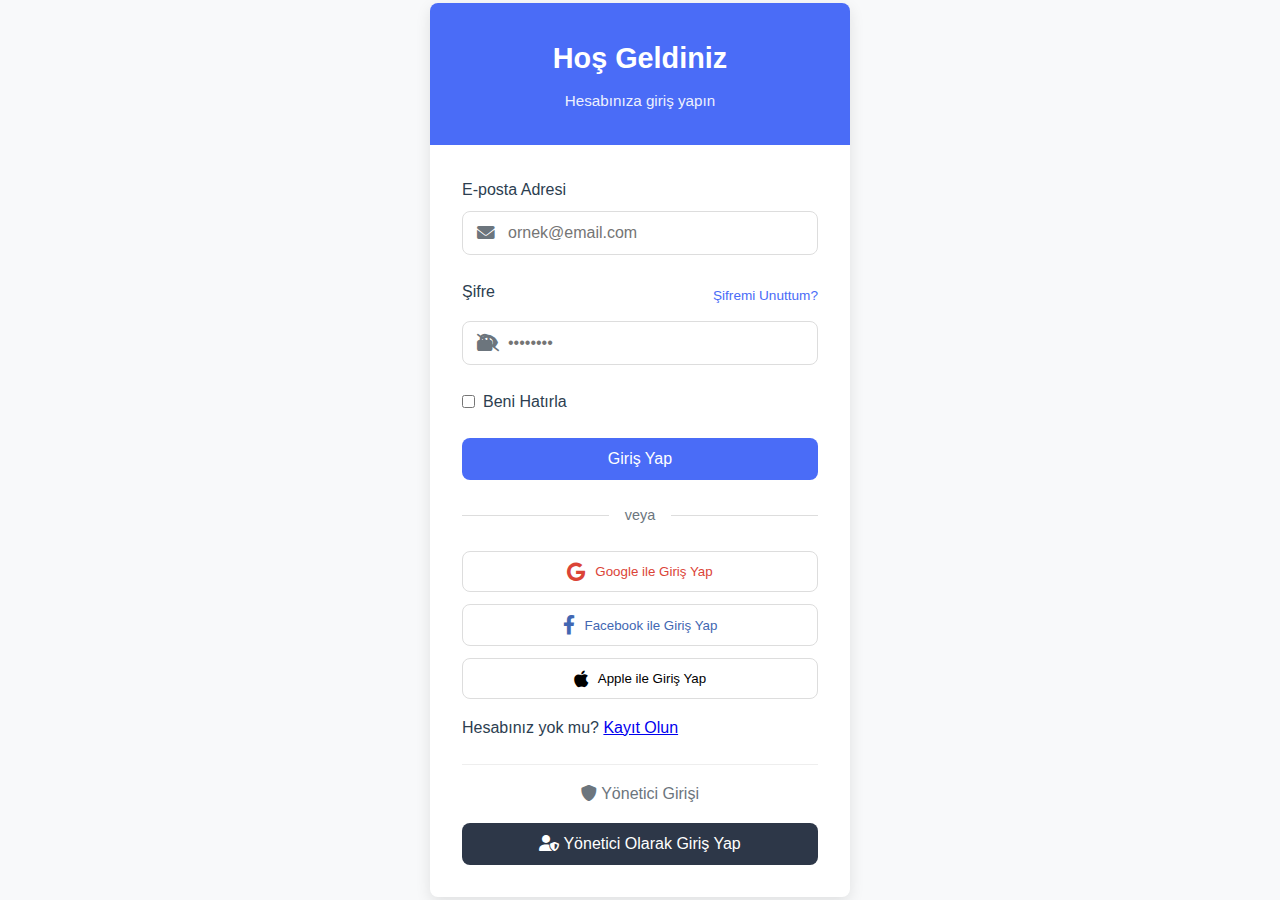
<file: login.html>
<!DOCTYPE html>
<html lang="tr">
<head>
    <meta charset="UTF-8">
    <meta name="viewport" content="width=device-width, initial-scale=1.0">
    <title>Giriş Yap - Nyx Destek</title>
    <link rel="stylesheet" href="https://cdnjs.cloudflare.com/ajax/libs/font-awesome/6.0.0-beta3/css/all.min.css">
    <style>
        :root {
            --primary-color: #4a6cf7;
            --secondary-color: #6c757d;
            --success-color: #28a745;
            --danger-color: #dc3545;
            --light-bg: #f8f9fa;
            --text-color: #2c3e50;
            --text-muted: #6c757d;
            --border-radius: 8px;
            --box-shadow: 0 5px 15px rgba(0, 0, 0, 0.1);
            --transition: all 0.3s ease;
        }

        * {
            margin: 0;
            padding: 0;
            box-sizing: border-box;
            font-family: 'Segoe UI', Tahoma, Geneva, Verdana, sans-serif;
        }

        body {
            background-color: var(--light-bg);
            color: var(--text-color);
            line-height: 1.6;
            height: 100vh;
            display: flex;
            align-items: center;
            justify-content: center;
            padding: 20px;
        }

        .login-container {
            background: white;
            border-radius: var(--border-radius);
            box-shadow: var(--box-shadow);
            width: 100%;
            max-width: 420px;
            overflow: hidden;
            transition: var(--transition);
        }

        .login-header {
            background: var(--primary-color);
            color: white;
            padding: 2rem;
            text-align: center;
        }

        .login-header h1 {
            font-size: 1.8rem;
            margin-bottom: 0.5rem;
        }

        .login-header p {
            opacity: 0.9;
            font-size: 0.95rem;
        }

        .login-form {
            padding: 2rem;
        }

        .form-group {
            margin-bottom: 1.5rem;
            position: relative;
        }

        .form-group label {
            display: block;
            margin-bottom: 0.5rem;
            font-weight: 500;
            color: var(--text-color);
        }

        .input-group {
            position: relative;
            display: flex;
            align-items: center;
        }

        .input-group i {
            position: absolute;
            left: 15px;
            color: var(--text-muted);
            font-size: 1.1rem;
        }

        .form-control {
            width: 100%;
            padding: 12px 15px 12px 45px;
            border: 1px solid #ddd;
            border-radius: var(--border-radius);
            font-size: 1rem;
            transition: var(--transition);
        }

        .form-control:focus {
            border-color: var(--primary-color);
            box-shadow: 0 0 0 0.2rem rgba(74, 108, 247, 0.25);
            outline: none;
        }

        .btn {
            display: inline-block;
            background: var(--primary-color);
            color: white;
            border: none;
            padding: 12px 24px;
            border-radius: var(--border-radius);
            cursor: pointer;
            font-size: 1rem;
            font-weight: 500;
            width: 100%;
            transition: var(--transition);
        }

        .btn:hover {
            background: #3a5bd9;
            transform: translateY(-2px);
        }

        .btn:active {
            transform: translateY(0);
        }

        .forgot-password {
            display: block;
            text-align: center;
            margin-top: 1rem;
            color: var(--primary-color);
            text-decoration: none;
            font-size: 0.9rem;
            transition: var(--transition);
        }

        .forgot-password:hover {
            text-decoration: underline;
        }

        .divider {
            display: flex;
            align-items: center;
            text-align: center;
            margin: 1.5rem 0;
            color: var(--text-muted);
            font-size: 0.9rem;
        }

        .divider::before,
        .divider::after {
            content: '';
            flex: 1;
            border-bottom: 1px solid #ddd;
        }

        .divider::before {
            margin-right: 1rem;
        }

        .divider::after {
            margin-left: 1rem;
        }

        .social-login {
            display: flex;
            flex-direction: column;
            gap: 0.75rem;
            margin-top: 1.5rem;
        }

        .social-btn {
            display: flex;
            align-items: center;
            justify-content: center;
            padding: 10px;
            border-radius: var(--border-radius);
            border: 1px solid #ddd;
            background: white;
            color: var(--text-color);
            font-weight: 500;
            cursor: pointer;
            transition: var(--transition);
        }

        .social-btn i {
            margin-right: 10px;
            font-size: 1.2rem;
        }

        .social-btn.google { color: #DB4437; }
        .social-btn.facebook { color: #4267B2; }
        .social-btn.apple { color: #000; }

        .social-btn:hover {
            background: #f8f9fa;
            transform: translateY(-2px);
        }

        .register-link {
            text-align: center;
            margin-top: 1.5rem;
            font-size: 0.95rem;
            color: var(--text-muted);
        }

        .register-link a {
            color: var(--primary-color);
            text-decoration: none;
            font-weight: 500;
            margin-left: 0.25rem;
        }

        .register-link a:hover {
            text-decoration: underline;
        }

        @media (max-width: 480px) {
            .login-container {
                margin: 20px;
            }
            
            .login-header {
                padding: 1.5rem 1rem;
            }
            
            .login-form {
                padding: 1.5rem 1.25rem;
            }
        }
    </style>
</head>
<body>
    <div class="login-container">
        <div class="login-header">
            <h1>Hoş Geldiniz</h1>
            <p>Hesabınıza giriş yapın</p>
        </div>
        
        <form class="login-form" id="loginForm">
            <div class="form-group">
                <label for="email">E-posta Adresi</label>
                <div class="input-group">
                    <i class="fas fa-envelope"></i>
                    <input type="email" id="email" class="form-control" placeholder="ornek@email.com" required>
                </div>
            </div>
            
            <div class="form-group">
                <div style="display: flex; justify-content: space-between; align-items: center; margin-bottom: 0.5rem;">
                    <label for="password">Şifre</label>
                    <a href="#" class="forgot-password" style="margin: 0; font-size: 0.85rem;">Şifremi Unuttum?</a>
                </div>
                <div class="input-group">
                    <i class="fas fa-lock"></i>
                    <input type="password" id="password" class="form-control" placeholder="••••••••" required>
                    <i class="fas fa-eye-slash toggle-password" 
                       style="position: absolute; right: 15px; cursor: pointer; color: var(--text-muted);"
                       onclick="togglePassword('password')"></i>
                </div>
            </div>
            
            <div class="form-group" style="display: flex; align-items: center; margin-bottom: 1.5rem;">
                <input type="checkbox" id="remember" style="margin-right: 8px;">
                <label for="remember" style="margin: 0; font-weight: normal; cursor: pointer;">Beni Hatırla</label>
            </div>
            
            <button type="submit" class="btn">Giriş Yap</button>
            
            <div class="divider">veya</div>
            
            <div class="social-login">
                <button type="button" class="social-btn google">
                    <i class="fab fa-google"></i> Google ile Giriş Yap
                </button>
                <button type="button" class="social-btn facebook">
                    <i class="fab fa-facebook-f"></i> Facebook ile Giriş Yap
                </button>
                <button type="button" class="social-btn apple">
                    <i class="fab fa-apple"></i> Apple ile Giriş Yap
                </button>
            </div>
            
            <div class="login-link" style="margin-top: 1rem;">
                Hesabınız yok mu? <a href="register.html">Kayıt Olun</a>
            </div>
            
            <div class="admin-login" style="margin-top: 1.5rem; padding-top: 1rem; border-top: 1px solid #eee;">
                <p style="text-align: center; margin-bottom: 1rem; color: var(--text-muted);">
                    <i class="fas fa-shield-alt"></i> Yönetici Girişi
                </p>
                <button type="button" class="btn" style="background: #2d3748;" onclick="showAdminLogin()">
                    <i class="fas fa-user-shield"></i> Yönetici Olarak Giriş Yap
                </button>
            </div>
        </form>
    </div>

    <script>
        // Şifre gösterme/gizleme fonksiyonu
        function togglePassword(fieldId) {
            const passwordField = document.getElementById(fieldId);
            const toggleIcon = document.querySelector(`#${fieldId} + .toggle-password`);
            
            if (passwordField.type === 'password') {
                passwordField.type = 'text';
                toggleIcon.classList.remove('fa-eye-slash');
                toggleIcon.classList.add('fa-eye');
            } else {
                passwordField.type = 'password';
                toggleIcon.classList.remove('fa-eye');
                toggleIcon.classList.add('fa-eye-slash');
            }
        }
        
        // Admin giriş formunu gösterme
        function showAdminLogin() {
            const email = prompt('Yönetici E-posta Adresi:');
            if (!email) return;
            
            // Burada gerçek bir admin doğrulaması yapılmalıdır
            // Örnek olarak basit bir doğrulama yapıyoruz
            if (email.endsWith('@admin.com')) {
                const password = prompt('Yönetici Şifresi:', '');
                if (password === 'admin123') { // Bu sadece örnektir, gerçek bir uygulamada güvenli bir doğrulama kullanın
                    // Başarılı giriş
                    localStorage.setItem('isAdmin', 'true');
                    window.location.href = 'admin-panel.html';
                } else {
                    alert('Hatalı şifre!');
                }
            } else {
                alert('Geçersiz yönetici e-posta adresi!');
            }
        }
        
        // Form gönderimini yönetme
        document.getElementById('loginForm').addEventListener('submit', function(e) {
            e.preventDefault();
            
            const email = document.getElementById('email').value;
            const password = document.getElementById('password').value;
            const rememberMe = document.getElementById('remember').checked;
            
            // Kullanıcıları localStorage'dan al
            const users = JSON.parse(localStorage.getItem('users') || '[]');
            
            // Kullanıcıyı bul
            const user = users.find(u => u.email === email && u.password === password);
            
            if (user) {
                // Kullanıcıyı oturum açık olarak işaretle
                localStorage.setItem('currentUser', JSON.stringify({
                    id: user.id,
                    username: user.username,
                    email: user.email,
                    fullname: user.fullname
                }));
                
                // Son giriş tarihini güncelle
                user.lastLogin = new Date().toISOString();
                localStorage.setItem('users', JSON.stringify(users));
                
                // Başarılı giriş mesajı ve yönlendirme
                alert(`Hoş geldiniz ${user.fullname || user.username}!`);
                window.location.href = 'index.html';
            } else {
                showError('Hatalı e-posta veya şifre!');
            }
        });
        
        // Hata gösterme fonksiyonu
        function showError(message) {
            // Burada hata mesajını gösterecek bir uyarı ekleyebilirsiniz
            alert(message);
        }
    </script>
</body>
</html>
</file>
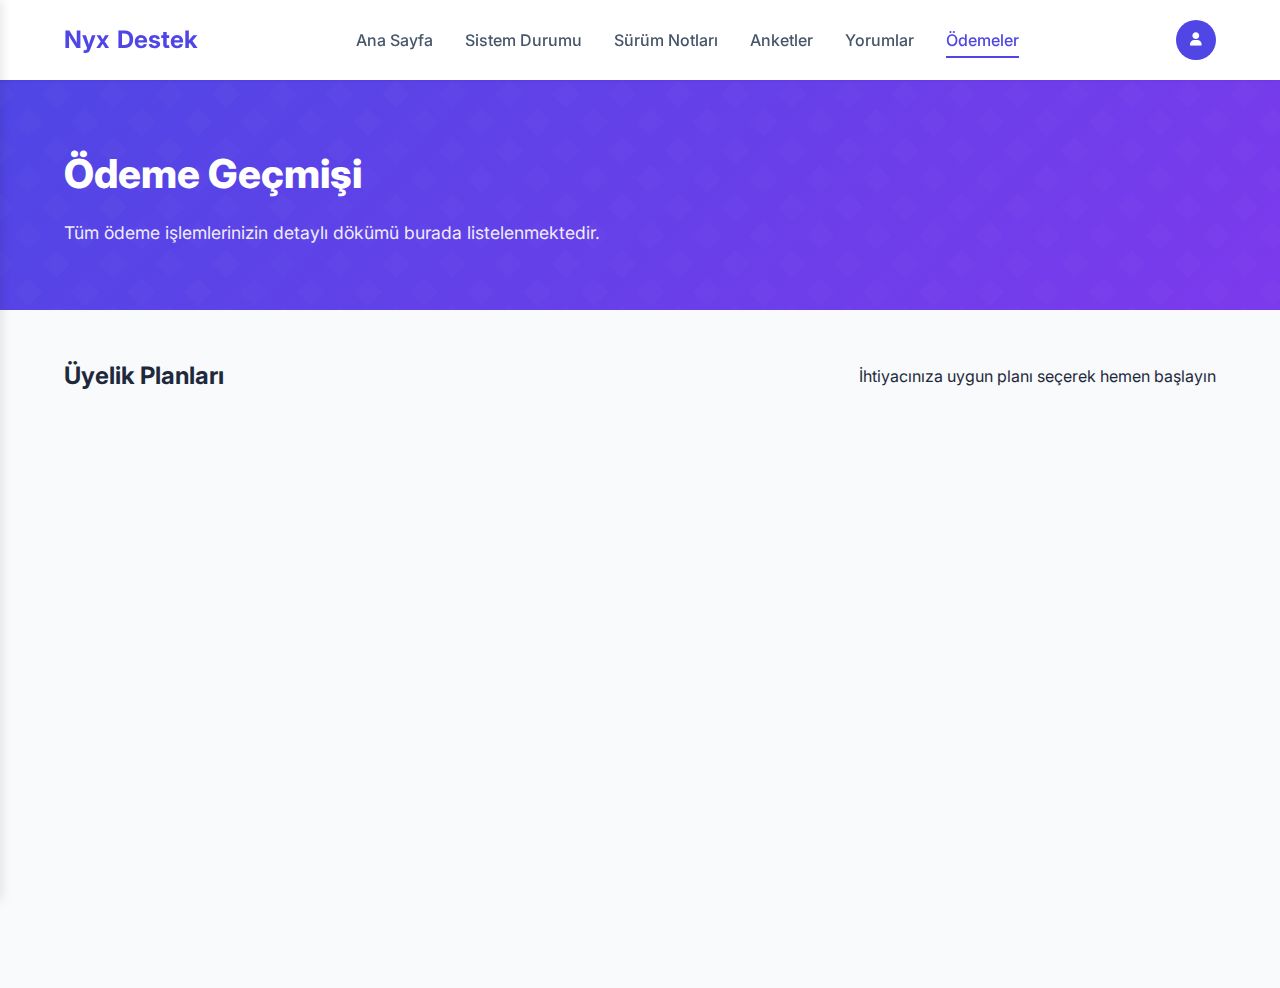
<file: odeme-gecmisi.html>
<!DOCTYPE html>
<html lang="tr">
<head>
    <meta charset="UTF-8">
    <meta name="viewport" content="width=device-width, initial-scale=1.0">
    <title>Ödeme Geçmişi - Nyx Destek</title>
    <link rel="stylesheet" href="https://cdnjs.cloudflare.com/ajax/libs/font-awesome/6.4.0/css/all.min.css">
    <link href="https://fonts.googleapis.com/css2?family=Inter:wght@300;400;500;600;700&display=swap" rel="stylesheet">
    <style>
        :root {
            --primary: #4f46e5;
            --primary-light: #818cf8;
            --primary-dark: #4338ca;
            --secondary: #10b981;
            --danger: #ef4444;
            --warning: #f59e0b;
            --dark: #0f172a;
            --light: #f8fafc;
            --gray-100: #f1f5f9;
            --gray-200: #e2e8f0;
            --gray-300: #cbd5e1;
            --gray-400: #94a3b8;
            --gray-600: #475569;
            --gray-700: #334155;
            --shadow-sm: 0 1px 2px 0 rgba(0, 0, 0, 0.05);
            --shadow: 0 4px 6px -1px rgba(0, 0, 0, 0.1), 0 2px 4px -1px rgba(0, 0, 0, 0.06);
            --shadow-lg: 0 10px 15px -3px rgba(0, 0, 0, 0.1), 0 4px 6px -2px rgba(0, 0, 0, 0.05);
            --transition: all 0.3s cubic-bezier(0.4, 0, 0.2, 1);
        }
        
        * {
            margin: 0;
            padding: 0;
            box-sizing: border-box;
            font-family: 'Inter', -apple-system, BlinkMacSystemFont, 'Segoe UI', Roboto, Oxygen, Ubuntu, Cantarell, sans-serif;
        }
        
        body {
            background-color: #f8fafc;
            color: #1e293b;
            line-height: 1.5;
            padding-top: 80px;
        }
        
        /* Header */
        header {
            background: rgba(255, 255, 255, 0.95);
            backdrop-filter: blur(10px);
            -webkit-backdrop-filter: blur(10px);
            position: fixed;
            top: 0;
            left: 0;
            right: 0;
            z-index: 1000;
            box-shadow: 0 1px 3px rgba(0, 0, 0, 0.05);
        }
        
        .container {
            max-width: 1200px;
            margin: 0 auto;
            padding: 0 1.5rem;
        }
        
        .header-content {
            display: flex;
            justify-content: space-between;
            align-items: center;
            height: 80px;
        }
        
        .logo {
            font-size: 1.5rem;
            font-weight: 700;
            color: var(--primary);
            text-decoration: none;
            display: flex;
            align-items: center;
            gap: 0.5rem;
        }
        
        .nav-links {
            display: flex;
            gap: 2rem;
            list-style: none;
        }
        
        .nav-links a {
            color: #475569;
            text-decoration: none;
            font-weight: 500;
            transition: var(--transition);
            position: relative;
            padding: 0.5rem 0;
        }
        
        .nav-links a:hover,
        .nav-links a.active {
            color: var(--primary);
        }
        
        .nav-links a::after {
            content: '';
            position: absolute;
            bottom: 0;
            left: 0;
            width: 0;
            height: 2px;
            background: var(--primary);
            transition: width 0.3s ease;
        }
        
        .nav-links a:hover::after,
        .nav-links a.active::after {
            width: 100%;
        }
        
        /* Page Header */
        .page-header {
            background: linear-gradient(135deg, #4f46e5 0%, #7c3aed 100%);
            color: white;
            padding: 4rem 0;
            margin-bottom: 3rem;
            position: relative;
            overflow: hidden;
        }
        
        .page-header::before {
            content: '';
            position: absolute;
            top: 0;
            left: 0;
            right: 0;
            bottom: 0;
            background: url('[data-uri]');
            opacity: 0.3;
        }
        
        .page-header .container {
            position: relative;
            z-index: 1;
        }
        
        .page-header h1 {
            font-size: 2.5rem;
            margin-bottom: 1rem;
            font-weight: 800;
        }
        
        .page-header p {
            font-size: 1.1rem;
            opacity: 0.9;
            max-width: 600px;
        }
        
        /* Payment History */
        .payment-history {
            margin-bottom: 4rem;
        }
        
        .section-header {
            display: flex;
            justify-content: space-between;
            align-items: center;
            margin-bottom: 2rem;
        }
        
        .section-title {
            font-size: 1.5rem;
            font-weight: 700;
            color: #1e293b;
        }
        
        .filter-options {
            display: flex;
            gap: 1rem;
        }
        
        .filter-btn {
            background: white;
            border: 1px solid var(--gray-200);
            padding: 0.5rem 1rem;
            border-radius: 6px;
            font-size: 0.9rem;
            color: var(--gray-600);
            cursor: pointer;
            transition: var(--transition);
            display: flex;
            align-items: center;
            gap: 0.5rem;
        }
        
        .filter-btn:hover,
        .filter-btn.active {
            background: var(--primary);
            color: white;
            border-color: var(--primary);
        }
        
        .payment-cards {
            display: grid;
            grid-template-columns: repeat(auto-fill, minmax(350px, 1fr));
            gap: 1.5rem;
        }
        
        .payment-card {
            background: white;
            border-radius: 12px;
            padding: 1.5rem;
            box-shadow: var(--shadow);
            transition: var(--transition);
            border: 1px solid var(--gray-200);
            position: relative;
            overflow: hidden;
        }
        
        .payment-card:hover {
            transform: translateY(-5px);
            box-shadow: 0 10px 25px -5px rgba(0, 0, 0, 0.1);
        }
        
        .payment-card.completed {
            border-left: 4px solid var(--secondary);
        }
        
        .payment-card.pending {
            border-left: 4px solid var(--warning);
        }
        
        .payment-card.failed {
            border-left: 4px solid var(--danger);
        }
        
        .payment-header {
            display: flex;
            justify-content: space-between;
            align-items: flex-start;
            margin-bottom: 1rem;
            padding-bottom: 1rem;
            border-bottom: 1px solid var(--gray-200);
        }
        
        .payment-title {
            font-size: 1.1rem;
            font-weight: 600;
            color: #1e293b;
        }
        
        .payment-amount {
            font-size: 1.25rem;
            font-weight: 700;
            color: #1e293b;
        }
        
        .payment-details {
            margin-bottom: 1.5rem;
        }
        
        .detail-row {
            display: flex;
            justify-content: space-between;
            margin-bottom: 0.5rem;
            font-size: 0.95rem;
        }
        
        .detail-label {
            color: var(--gray-600);
        }
        
        .detail-value {
            font-weight: 500;
            color: #1e293b;
        }
        
        .payment-status {
            display: inline-flex;
            align-items: center;
            padding: 0.25rem 0.75rem;
            border-radius: 20px;
            font-size: 0.8rem;
            font-weight: 500;
            text-transform: capitalize;
        }
        
        .status-completed {
            background: rgba(16, 185, 129, 0.1);
            color: var(--secondary);
        }
        
        .status-pending {
            background: rgba(245, 158, 11, 0.1);
            color: var(--warning);
        }
        
        .status-failed {
            background: rgba(239, 68, 68, 0.1);
            color: var(--danger);
        }
        
        .plan-options {
            display: flex;
            flex-direction: column;
            gap: 0.75rem;
            margin: 1.5rem 0;
        }
        
        .plan-option {
            background: white;
            border: 1px solid var(--gray-200);
            border-radius: 8px;
            padding: 1rem;
            cursor: pointer;
            transition: var(--transition);
            position: relative;
            overflow: hidden;
        }
        
        .plan-option:hover {
            border-color: var(--primary);
            transform: translateY(-2px);
            box-shadow: var(--shadow);
        }
        
        .plan-option.featured {
            border: 2px solid var(--primary);
            background: rgba(79, 70, 229, 0.03);
        }
        
        .plan-option .plan-duration {
            display: block;
            font-weight: 600;
            color: var(--gray-800);
            margin-bottom: 0.25rem;
        }
        
        .plan-option .plan-price {
            font-size: 1.25rem;
            font-weight: 700;
            color: var(--primary);
        }
        
        .plan-badge {
            position: absolute;
            top: 0;
            right: 0;
            background: var(--primary);
            color: white;
            font-size: 0.7rem;
            font-weight: 600;
            padding: 0.25rem 0.75rem;
            border-bottom-left-radius: 8px;
        }
        
        .btn-block {
            display: block;
            width: 100%;
            text-align: center;
        }
        
        .device-icon {
            font-size: 1.5rem;
            color: var(--primary);
            background: rgba(79, 70, 229, 0.1);
            width: 48px;
            height: 48px;
            border-radius: 50%;
            display: flex;
            align-items: center;
            justify-content: center;
        }
        
        .payment-header {
            display: flex;
            justify-content: space-between;
            align-items: center;
            margin-bottom: 1rem;
            padding-bottom: 1rem;
            border-bottom: 1px solid var(--gray-200);
        }
        
        .btn {
            padding: 0.5rem 1.25rem;
            border-radius: 6px;
            font-weight: 500;
            font-size: 0.9rem;
            cursor: pointer;
            transition: var(--transition);
            border: none;
            display: inline-flex;
            align-items: center;
            gap: 0.5rem;
        }
        
        .btn-primary {
            background: var(--primary);
            color: white;
        }
        
        .btn-primary:hover {
            background: var(--primary-dark);
            transform: translateY(-2px);
        }
        
        .btn-outline {
            background: transparent;
            border: 1px solid var(--gray-300);
            color: var(--gray-700);
        }
        
        .btn-outline:hover {
            background: var(--gray-100);
            transform: translateY(-2px);
        }
        
        .empty-state {
            text-align: center;
            padding: 4rem 2rem;
            background: white;
            border-radius: 12px;
            box-shadow: var(--shadow);
            grid-column: 1 / -1;
        }
        
        .empty-state i {
            font-size: 3rem;
            color: var(--gray-300);
            margin-bottom: 1.5rem;
        }
        
        .empty-state h3 {
            font-size: 1.5rem;
            color: var(--gray-700);
            margin-bottom: 0.5rem;
        }
        
        .empty-state p {
            color: var(--gray-500);
            margin-bottom: 1.5rem;
            max-width: 500px;
            margin-left: auto;
            margin-right: auto;
        }
        
        /* Profile Sidebar */
        .profile-sidebar {
            position: fixed;
            top: 0;
            left: -320px;
            width: 320px;
            height: 100vh;
            background: white;
            box-shadow: 2px 0 10px rgba(0, 0, 0, 0.1);
            z-index: 1100;
            transition: all 0.3s ease;
            display: flex;
            flex-direction: column;
        }
        
        .profile-sidebar.open {
            left: 0;
        }
        
        .profile-header {
            padding: 1.5rem;
            border-bottom: 1px solid var(--gray-200);
            position: relative;
        }
        
        .profile-avatar {
            width: 60px;
            height: 60px;
            border-radius: 50%;
            background: var(--primary);
            color: white;
            display: flex;
            align-items: center;
            justify-content: center;
            font-size: 1.5rem;
            margin-bottom: 1rem;
        }
        
        .profile-name {
            font-size: 1.25rem;
            margin: 0 0 0.25rem 0;
            color: var(--gray-900);
        }
        
        .profile-email {
            color: var(--gray-600);
            margin: 0;
            font-size: 0.9rem;
        }
        
        .profile-nav {
            flex: 1;
            overflow-y: auto;
            padding: 1rem 0;
        }
        
        .nav-item {
            display: flex;
            align-items: center;
            padding: 0.75rem 1.5rem;
            color: var(--gray-700);
            text-decoration: none;
            transition: all 0.2s ease;
        }
        
        .nav-item i {
            width: 24px;
            margin-right: 1rem;
            text-align: center;
            color: var(--gray-500);
        }
        
        .nav-item:hover, 
        .nav-item.active {
            background: rgba(79, 70, 229, 0.05);
            color: var(--primary);
            border-left: 3px solid var(--primary);
        }
        
        .nav-item:hover i,
        .nav-item.active i {
            color: var(--primary);
        }
        
        .close-sidebar {
            position: absolute;
            top: 1rem;
            right: 1rem;
            background: none;
            border: none;
            font-size: 1.25rem;
            color: var(--gray-500);
            cursor: pointer;
            padding: 0.5rem;
            border-radius: 4px;
        }
        
        .close-sidebar:hover {
            background: var(--gray-100);
            color: var(--gray-700);
        }
        
        .overlay {
            position: fixed;
            top: 0;
            left: 0;
            right: 0;
            bottom: 0;
            background: rgba(0, 0, 0, 0.5);
            z-index: 1000;
            opacity: 0;
            visibility: hidden;
            transition: all 0.3s ease;
        }
        
        .overlay.active {
            opacity: 1;
            visibility: visible;
        }
        
        .header-actions {
            display: flex;
            align-items: center;
            gap: 1rem;
        }
        
        .profile-btn {
            width: 40px;
            height: 40px;
            border-radius: 50%;
            border: none;
            background: var(--primary);
            color: white;
            display: flex;
            align-items: center;
            justify-content: center;
            cursor: pointer;
            transition: all 0.2s ease;
        }
        
        .profile-btn:hover {
            background: var(--primary-dark);
            transform: translateY(-2px);
        }
        
        .menu-toggle {
            display: none;
            background: none;
            border: none;
            font-size: 1.25rem;
            color: var(--gray-700);
            cursor: pointer;
            padding: 0.5rem;
            border-radius: 4px;
        }
        
        /* Responsive */
        @media (max-width: 992px) {
            .nav-links {
                display: none;
            }
            
            .menu-toggle {
                display: block;
            }
            
            .header-content {
                justify-content: space-between;
            }
            
            .profile-sidebar {
                left: -100%;
                width: 280px;
            }
        }
        
        @media (max-width: 768px) {
            .payment-cards {
                grid-template-columns: 1fr;
            }
            
            .page-header h1 {
                font-size: 2rem;
            }
            
            .section-header {
                flex-direction: column;
                align-items: flex-start;
                gap: 1rem;
            }
        }
        
        /* Animations */
        @keyframes fadeIn {
            from { opacity: 0; transform: translateY(10px); }
            to { opacity: 1; transform: translateY(0); }
        }
        
        .payment-card {
            animation: fadeIn 0.5s ease-out forwards;
            opacity: 0;
        }
        
        .payment-card:nth-child(1) { animation-delay: 0.1s; }
        .payment-card:nth-child(2) { animation-delay: 0.2s; }
        .payment-card:nth-child(3) { animation-delay: 0.3s; }
        .payment-card:nth-child(4) { animation-delay: 0.4s; }
    </style>
</head>
<body>
    <!-- Profile Sidebar -->
    <div class="profile-sidebar" id="profileSidebar">
        <div class="profile-header">
            <div class="profile-avatar">
                <i class="fas fa-user"></i>
            </div>
            <div class="profile-info">
                <h3 class="profile-name">Misafir Kullanıcı</h3>
                <p class="profile-email">Giriş Yap / Kayıt Ol</p>
            </div>
            <button class="close-sidebar" id="closeSidebar">
                <i class="fas fa-times"></i>
            </button>
        </div>
        <nav class="profile-nav">
            <a href="#" class="nav-item active" data-section="profile">
                <i class="fas fa-user"></i>
                <span>Profilim</span>
            </a>
            <a href="#" class="nav-item" data-section="orders">
                <i class="fas fa-shopping-bag"></i>
                <span>Siparişlerim</span>
            </a>
            <a href="#" class="nav-item" data-section="settings">
                <i class="fas fa-cog"></i>
                <span>Ayarlar</span>
            </a>
            <a href="#" class="nav-item" data-section="logout">
                <i class="fas fa-sign-out-alt"></i>
                <span>Çıkış Yap</span>
            </a>
        </nav>
    </div>
    <div class="overlay" id="overlay"></div>

    <!-- Header -->
    <header>
        <div class="container">
            <div class="header-content">
                <button class="menu-toggle" id="menuToggle">
                    <i class="fas fa-bars"></i>
                </button>
                <a href="index.html" class="logo">
                    <span>Nyx</span>Destek
                </a>
                <nav>
                    <ul class="nav-links">
                        <li><a href="index.html">Ana Sayfa</a></li>
                        <li><a href="sistem-durumu.html">Sistem Durumu</a></li>
                        <li><a href="surum-notlari.html">Sürüm Notları</a></li>
                        <li><a href="anketler.html">Anketler</a></li>
                        <li><a href="yorumlar.html">Yorumlar</a></li>
                        <li><a href="odeme-gecmisi.html" class="active">Ödemeler</a></li>
                    </ul>
                </nav>
                <div class="header-actions">
                    <button class="profile-btn" id="profileBtn">
                        <i class="fas fa-user"></i>
                    </button>
                </div>
            </div>
        </div>
    </header>

    <!-- Page Header -->
    <section class="page-header">
        <div class="container">
            <h1>Ödeme Geçmişi</h1>
            <p>Tüm ödeme işlemlerinizin detaylı dökümü burada listelenmektedir.</p>
        </div>
    </section>

    <!-- Payment History -->
    <section class="payment-history">
        <div class="container">
            <div class="section-header">
                <h2 class="section-title">Üyelik Planları</h2>
                <p class="section-subtitle">İhtiyacınıza uygun planı seçerek hemen başlayın</p>
            </div>
            
            <div class="payment-cards">
                <!-- Mobile Rooted Plans -->
                <div class="payment-card">
                    <div class="payment-header">
                        <h3 class="payment-title">Mobil (Rootlu) Üyelik</h3>
                        <div class="device-icon">
                            <i class="fas fa-mobile-alt"></i>
                        </div>
                    </div>
                    <div class="plan-options">
                        <div class="plan-option" data-plan="mobile-weekly" data-price="500">
                            <span class="plan-duration">1 Haftalık</span>
                            <span class="plan-price">₺500</span>
                        </div>
                        <div class="plan-option" data-plan="mobile-monthly" data-price="800">
                            <span class="plan-duration">1 Aylık</span>
                            <span class="plan-price">₺800</span>
                        </div>
                        <div class="plan-option featured" data-plan="mobile-unlimited" data-price="1000">
                            <span class="plan-duration">Sınırsız</span>
                            <span class="plan-price">₺1000</span>
                            <span class="plan-badge">Popüler</span>
                        </div>
                    </div>
                    <button class="btn btn-primary btn-block purchase-btn" data-type="mobile">
                        <i class="fab fa-telegram"></i> Satın Al
                    </button>
                </div>

                <!-- PC Rooted Plans -->
                <div class="payment-card">
                    <div class="payment-header">
                        <h3 class="payment-title">PC (Rootlu) Üyelik</h3>
                        <div class="device-icon">
                            <i class="fas fa-desktop"></i>
                        </div>
                    </div>
                    <div class="plan-options">
                        <div class="plan-option" data-plan="pc-weekly" data-price="500">
                            <span class="plan-duration">1 Haftalık</span>
                            <span class="plan-price">₺500</span>
                        </div>
                        <div class="plan-option" data-plan="pc-monthly" data-price="800">
                            <span class="plan-duration">1 Aylık</span>
                            <span class="plan-price">₺800</span>
                        </div>
                        <div class="plan-option featured" data-plan="pc-unlimited" data-price="1000">
                            <span class="plan-duration">Sınırsız</span>
                            <span class="plan-price">₺1000</span>
                            <span class="plan-badge">Popüler</span>
                        </div>
                    </div>
                    <button class="btn btn-primary btn-block purchase-btn" data-type="pc">
                        <i class="fab fa-telegram"></i> Satın Al
                    </button>
                </div>
                
                <!-- Empty State (Hidden by default) -->
                <!-- <div class="empty-state" style="display: none;">
                    <i class="fas fa-receipt"></i>
                    <h3>Henüz ödeme geçmişiniz yok</h3>
                    <p>Henüz herhangi bir ödeme işlemi gerçekleştirmediniz. Hizmetlerimizi keşfetmek için aşağıdaki butona tıklayın.</p>
                    <button class="btn btn-primary">
                        <i class="fas fa-shopping-cart"></i> Hizmetleri Görüntüle
                    </button>
                </div> -->
            </div>
        </div>
    </section>

    <script>
        document.addEventListener('DOMContentLoaded', function() {
            // Profile Sidebar Toggle
            const profileBtn = document.getElementById('profileBtn');
            const profileSidebar = document.getElementById('profileSidebar');
            const closeSidebar = document.getElementById('closeSidebar');
            const overlay = document.getElementById('overlay');
            const menuToggle = document.getElementById('menuToggle');
            
            // Toggle sidebar
            function toggleSidebar() {
                profileSidebar.classList.toggle('open');
                overlay.classList.toggle('active');
                document.body.style.overflow = profileSidebar.classList.contains('open') ? 'hidden' : '';
            }
            
            // Close sidebar when clicking outside
            function closeSidebarHandler(e) {
                if (e.target === overlay) {
                    toggleSidebar();
                }
            }
            
            // Navigation between sections
            const navItems = document.querySelectorAll('.nav-item');
            
            navItems.forEach(item => {
                item.addEventListener('click', function(e) {
                    e.preventDefault();
                    const section = this.dataset.section;
                    
                    // Remove active class from all items
                    navItems.forEach(navItem => navItem.classList.remove('active'));
                    // Add active class to clicked item
                    this.classList.add('active');
                    
                    // Handle navigation
                    switch(section) {
                        case 'profile':
                            // Redirect to profile page or show profile section
                            window.location.href = 'profilim.html'; // Create this page if needed
                            break;
                        case 'orders':
                            // Redirect to orders page
                            window.location.href = 'siparislerim.html'; // Create this page if needed
                            break;
                        case 'settings':
                            // Redirect to settings page
                            window.location.href = 'ayarlar.html'; // Create this page if needed
                            break;
                        case 'logout':
                            // Handle logout
                            // Clear any stored user data
                            localStorage.removeItem('userToken');
                            sessionStorage.clear();
                            // Redirect to login page
                            window.location.href = 'login.html'; // Make sure this page exists
                            break;
                    }
                    
                    // Close sidebar on mobile after navigation
                    if (window.innerWidth <= 992) {
                        toggleSidebar();
                    }
                });
            });
            
            // Event Listeners
            profileBtn.addEventListener('click', toggleSidebar);
            closeSidebar.addEventListener('click', toggleSidebar);
            overlay.addEventListener('click', closeSidebarHandler);
            
            // Mobile menu toggle
            if (menuToggle) {
                menuToggle.addEventListener('click', function() {
                    // Add mobile menu functionality if needed
                    console.log('Mobile menu clicked');
                });
            }
            
            // Close sidebar when clicking on a link
            document.querySelectorAll('.profile-nav a').forEach(link => {
                link.addEventListener('click', function() {
                    if (window.innerWidth <= 992) {
                        toggleSidebar();
                    }
                });
            });
            // Handle plan selection
            const planOptions = document.querySelectorAll('.plan-option');
            const purchaseButtons = document.querySelectorAll('.purchase-btn');
            
            planOptions.forEach(option => {
                option.addEventListener('click', function() {
                    // Remove active class from all options in the same card
                    const parentCard = this.closest('.payment-card');
                    parentCard.querySelectorAll('.plan-option').forEach(opt => {
                        opt.classList.remove('selected');
                    });
                    
                    // Add active class to selected option
                    this.classList.add('selected');
                    
                    // Update the purchase button with selected plan info
                    const planType = this.dataset.plan;
                    const price = this.dataset.price;
                    const purchaseBtn = parentCard.querySelector('.purchase-btn');
                    purchaseBtn.dataset.plan = planType;
                    purchaseBtn.innerHTML = `<i class="fab fa-telegram"></i> ${price}₺ ile Satın Al`;
                });
            });
            
            // Handle purchase button click
            purchaseButtons.forEach(button => {
                button.addEventListener('click', function(e) {
                    e.preventDefault();
                    const planType = this.dataset.plan;
                    const deviceType = this.dataset.type;
                    
                    if (!planType) {
                        alert('Lütfen bir üyelik süresi seçiniz.');
                        return;
                    }
                    
                    // Redirect to Telegram with plan information
                    const planInfo = {
                        'mobile-weekly': 'Mobil 1 Haftalık',
                        'mobile-monthly': 'Mobil 1 Aylık',
                        'mobile-unlimited': 'Mobil Sınırsız',
                        'pc-weekly': 'PC 1 Haftalık',
                        'pc-monthly': 'PC 1 Aylık',
                        'pc-unlimited': 'PC Sınırsız'
                    };
                    
                    const message = `Merhaba, ${planInfo[planType]} üyelik satın almak istiyorum.`;
                    const encodedMessage = encodeURIComponent(message);
                    window.open(`https://t.me/xakcheat?text=${encodedMessage}`, '_blank');
                });
            });
        });
    </script>
</body>
</html>
</file>
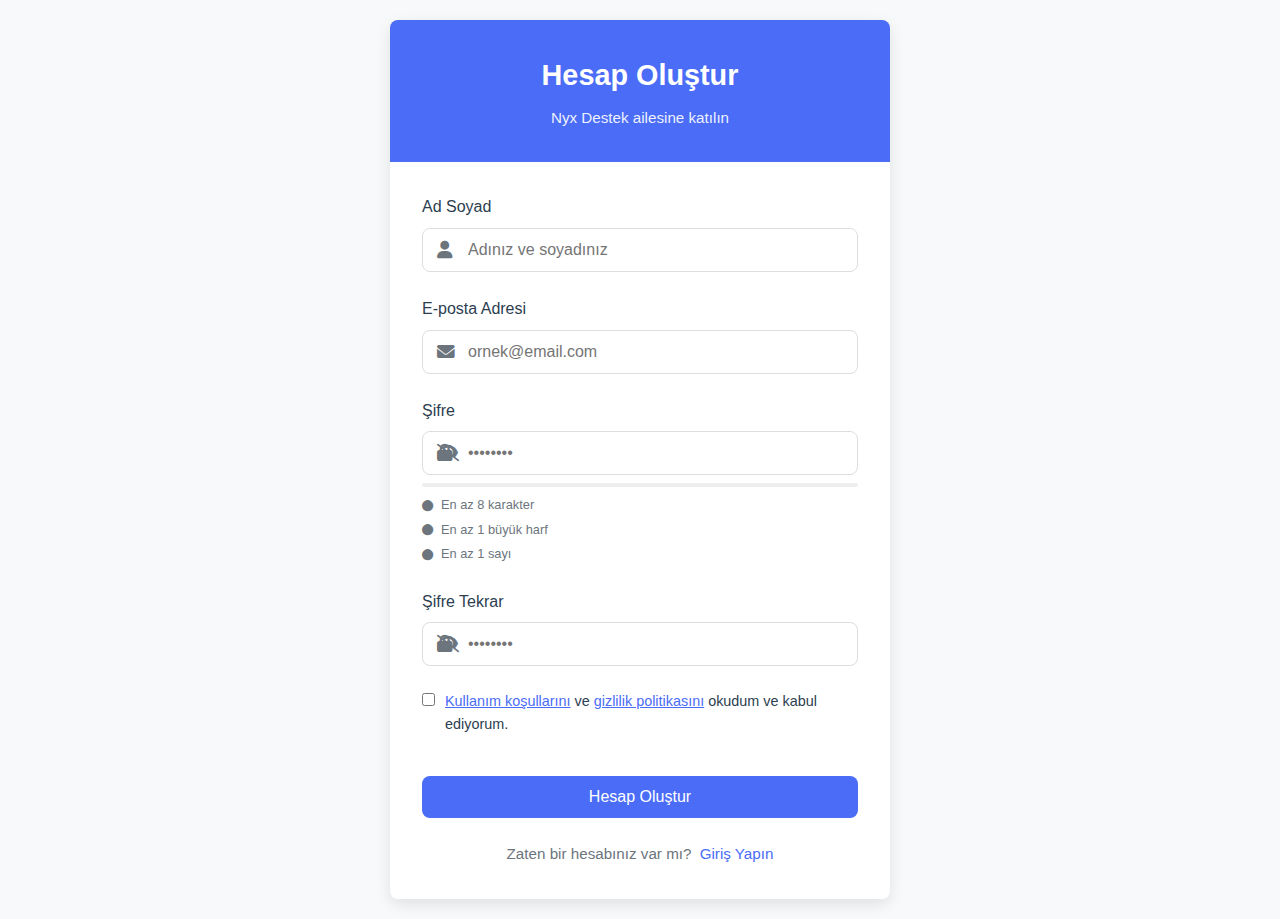
<file: register.html>
<!DOCTYPE html>
<html lang="tr">
<head>
    <meta charset="UTF-8">
    <meta name="viewport" content="width=device-width, initial-scale=1.0">
    <title>Kayıt Ol - Nyx Destek</title>
    <link rel="stylesheet" href="https://cdnjs.cloudflare.com/ajax/libs/font-awesome/6.0.0-beta3/css/all.min.css">
    <style>
        :root {
            --primary-color: #4a6cf7;
            --secondary-color: #6c757d;
            --success-color: #28a745;
            --danger-color: #dc3545;
            --light-bg: #f8f9fa;
            --text-color: #2c3e50;
            --text-muted: #6c757d;
            --border-radius: 8px;
            --box-shadow: 0 5px 15px rgba(0, 0, 0, 0.1);
            --transition: all 0.3s ease;
        }

        * {
            margin: 0;
            padding: 0;
            box-sizing: border-box;
            font-family: 'Segoe UI', Tahoma, Geneva, Verdana, sans-serif;
        }

        body {
            background-color: var(--light-bg);
            color: var(--text-color);
            line-height: 1.6;
            min-height: 100vh;
            display: flex;
            align-items: center;
            justify-content: center;
            padding: 20px;
        }

        .register-container {
            background: white;
            border-radius: var(--border-radius);
            box-shadow: var(--box-shadow);
            width: 100%;
            max-width: 500px;
            overflow: hidden;
            transition: var(--transition);
        }

        .register-header {
            background: var(--primary-color);
            color: white;
            padding: 2rem;
            text-align: center;
        }

        .register-header h1 {
            font-size: 1.8rem;
            margin-bottom: 0.5rem;
        }

        .register-header p {
            opacity: 0.9;
            font-size: 0.95rem;
        }

        .register-form {
            padding: 2rem;
        }

        .form-group {
            margin-bottom: 1.5rem;
            position: relative;
        }

        .form-group label {
            display: block;
            margin-bottom: 0.5rem;
            font-weight: 500;
            color: var(--text-color);
        }

        .input-group {
            position: relative;
            display: flex;
            align-items: center;
        }

        .input-group i {
            position: absolute;
            left: 15px;
            color: var(--text-muted);
            font-size: 1.1rem;
        }

        .form-control {
            width: 100%;
            padding: 12px 15px 12px 45px;
            border: 1px solid #ddd;
            border-radius: var(--border-radius);
            font-size: 1rem;
            transition: var(--transition);
        }

        .form-control:focus {
            border-color: var(--primary-color);
            box-shadow: 0 0 0 0.2rem rgba(74, 108, 247, 0.25);
            outline: none;
        }

        .btn {
            display: inline-block;
            background: var(--primary-color);
            color: white;
            border: none;
            padding: 12px 24px;
            border-radius: var(--border-radius);
            cursor: pointer;
            font-size: 1rem;
            font-weight: 500;
            width: 100%;
            transition: var(--transition);
            margin-top: 1rem;
        }

        .btn:hover {
            background: #3a5bd9;
            transform: translateY(-2px);
        }

        .terms {
            font-size: 0.85rem;
            color: var(--text-muted);
            margin: 1.5rem 0;
            text-align: center;
        }

        .terms a {
            color: var(--primary-color);
            text-decoration: none;
        }

        .terms a:hover {
            text-decoration: underline;
        }

        .login-link {
            text-align: center;
            margin-top: 1.5rem;
            font-size: 0.95rem;
            color: var(--text-muted);
        }

        .login-link a {
            color: var(--primary-color);
            text-decoration: none;
            font-weight: 500;
            margin-left: 0.25rem;
        }

        .login-link a:hover {
            text-decoration: underline;
        }

        .password-strength {
            height: 4px;
            background: #eee;
            margin-top: 0.5rem;
            border-radius: 2px;
            overflow: hidden;
        }

        .password-strength-bar {
            height: 100%;
            width: 0%;
            background: #dc3545;
            transition: var(--transition);
        }

        .password-hints {
            margin-top: 0.5rem;
            font-size: 0.8rem;
            color: var(--text-muted);
        }

        .password-hint {
            display: flex;
            align-items: center;
            margin-bottom: 0.25rem;
        }

        .password-hint i {
            margin-right: 0.5rem;
            font-size: 0.7rem;
        }

        .hint-valid {
            color: var(--success-color);
        }

        .hint-invalid {
            color: var(--danger-color);
        }

        @media (max-width: 480px) {
            .register-container {
                margin: 20px;
            }
            
            .register-header {
                padding: 1.5rem 1rem;
            }
            
            .register-form {
                padding: 1.5rem 1.25rem;
            }
        }
    </style>
</head>
<body>
    <div class="register-container">
        <div class="register-header">
            <h1>Hesap Oluştur</h1>
            <p>Nyx Destek ailesine katılın</p>
        </div>
        
        <form class="register-form" id="registerForm">
            <div class="form-group">
                <label for="fullname">Ad Soyad</label>
                <div class="input-group">
                    <i class="fas fa-user"></i>
                    <input type="text" id="fullname" class="form-control" placeholder="Adınız ve soyadınız" required>
                </div>
            </div>
            
            <div class="form-group">
                <label for="email">E-posta Adresi</label>
                <div class="input-group">
                    <i class="fas fa-envelope"></i>
                    <input type="email" id="email" class="form-control" placeholder="ornek@email.com" required>
                </div>
            </div>
            
            <div class="form-group">
                <label for="password">Şifre</label>
                <div class="input-group">
                    <i class="fas fa-lock"></i>
                    <input type="password" id="password" class="form-control" placeholder="••••••••" required>
                    <i class="fas fa-eye-slash toggle-password" 
                       style="position: absolute; right: 15px; cursor: pointer; color: var(--text-muted);"
                       onclick="togglePassword('password')"></i>
                </div>
                <div class="password-strength">
                    <div class="password-strength-bar" id="passwordStrength"></div>
                </div>
                <div class="password-hints">
                    <div class="password-hint" id="hintLength">
                        <i class="fas fa-circle"></i>
                        <span>En az 8 karakter</span>
                    </div>
                    <div class="password-hint" id="hintUppercase">
                        <i class="fas fa-circle"></i>
                        <span>En az 1 büyük harf</span>
                    </div>
                    <div class="password-hint" id="hintNumber">
                        <i class="fas fa-circle"></i>
                        <span>En az 1 sayı</span>
                    </div>
                </div>
            </div>
            
            <div class="form-group">
                <label for="confirmPassword">Şifre Tekrar</label>
                <div class="input-group">
                    <i class="fas fa-lock"></i>
                    <input type="password" id="confirmPassword" class="form-control" placeholder="••••••••" required>
                    <i class="fas fa-eye-slash toggle-password" 
                       style="position: absolute; right: 15px; cursor: pointer; color: var(--text-muted);"
                       onclick="togglePassword('confirmPassword')"></i>
                </div>
                <div id="passwordMatch" style="color: var(--danger-color); font-size: 0.8rem; margin-top: 0.25rem; display: none;">
                    Şifreler eşleşmiyor
                </div>
            </div>
            
            <div class="form-group" style="display: flex; align-items: flex-start;">
                <input type="checkbox" id="terms" style="margin-right: 10px; margin-top: 3px;" required>
                <label for="terms" style="margin: 0; font-weight: normal; cursor: pointer; font-size: 0.9rem;">
                    <a href="#" style="color: var(--primary-color);">Kullanım koşullarını</a> ve 
                    <a href="#" style="color: var(--primary-color);">gizlilik politikasını</a> okudum ve kabul ediyorum.
                </label>
            </div>
            
            <button type="submit" class="btn">Hesap Oluştur</button>
            
            <div class="login-link">
                Zaten bir hesabınız var mı? <a href="login.html">Giriş Yapın</a>
            </div>
        </form>
    </div>

    <script>
        // Şifre gösterme/gizleme fonksiyonu
        function togglePassword(fieldId) {
            const passwordField = document.getElementById(fieldId);
            const toggleIcon = document.querySelector(`#${fieldId} + .toggle-password`);
            
            if (passwordField.type === 'password') {
                passwordField.type = 'text';
                toggleIcon.classList.remove('fa-eye-slash');
                toggleIcon.classList.add('fa-eye');
            } else {
                passwordField.type = 'password';
                toggleIcon.classList.remove('fa-eye');
                toggleIcon.classList.add('fa-eye-slash');
            }
        }
        
        // Şifre güç kontrolü
        function checkPasswordStrength(password) {
            let strength = 0;
            const hints = {
                length: password.length >= 8,
                uppercase: /[A-Z]/.test(password),
                number: /[0-9]/.test(password),
                special: /[^A-Za-z0-9]/.test(password)
            };
            
            // Güç puanı hesapla
            if (password.length >= 8) strength += 25;
            if (password.length >= 12) strength += 15;
            if (hints.uppercase) strength += 20;
            if (hints.number) strength += 20;
            if (hints.special) strength += 20;
            
            // Güç çubuğunu güncelle
            const strengthBar = document.getElementById('passwordStrength');
            if (strength < 40) {
                strengthBar.style.backgroundColor = '#dc3545';
            } else if (strength < 70) {
                strengthBar.style.backgroundColor = '#ffc107';
            } else {
                strengthBar.style.backgroundColor = '#28a745';
            }
            strengthBar.style.width = Math.min(strength, 100) + '%';
            
            // İpuçlarını güncelle
            document.getElementById('hintLength').className = `password-hint ${hints.length ? 'hint-valid' : 'hint-invalid'}`;
            document.getElementById('hintUppercase').className = `password-hint ${hints.uppercase ? 'hint-valid' : 'hint-invalid'}`;
            document.getElementById('hintNumber').className = `password-hint ${hints.number ? 'hint-valid' : 'hint-invalid'}`;
            
            return strength >= 60; // En az orta seviye güç
        }
        
        // Form gönderimini yönetme
        document.getElementById('registerForm').addEventListener('submit', function(e) {
            e.preventDefault();
            
            const fullname = document.getElementById('fullname').value;
            const email = document.getElementById('email').value;
            const password = document.getElementById('password').value;
            const confirmPassword = document.getElementById('confirmPassword').value;
            
            // Şifre kontrolü
            if (password !== confirmPassword) {
                document.getElementById('passwordMatch').style.display = 'block';
                return;
            } else {
                document.getElementById('passwordMatch').style.display = 'none';
            }
            
            // Şifre güç kontrolü
            if (!checkPasswordStrength(password)) {
                alert('Lütfen daha güçlü bir şifre seçiniz.');
                return;
            }
            
            // Kullanıcı verilerini oluştur
            const userData = {
                id: Date.now(),
                username: email.split('@')[0],
                fullname: fullname,
                email: email,
                password: password, // Gerçek uygulamada şifre hash'lenmelidir
                createdAt: new Date().toISOString(),
                lastLogin: null,
                status: 'active'
            };
            
            // Kullanıcıları localStorage'dan al veya boş dizi oluştur
            const users = JSON.parse(localStorage.getItem('users') || '[]');
            
            // E-posta adresi zaten kullanılıyor mu kontrol et
            if (users.some(user => user.email === email)) {
                alert('Bu e-posta adresi zaten kullanılıyor. Lütfen farklı bir e-posta adresi deneyin.');
                return;
            }
            
            // Yeni kullanıcıyı ekle
            users.push(userData);
            localStorage.setItem('users', JSON.stringify(users));
            
            // Kullanıcıyı oturum açık olarak işaretle ve ana sayfaya yönlendir
            localStorage.setItem('currentUser', JSON.stringify({
                id: userData.id,
                username: userData.username,
                email: userData.email
            }));
            
            // Başarılı kayıt mesajı ve yönlendirme
            alert(`Hoş geldiniz ${fullname}! Başarıyla kayıt oldunuz.`);
            window.location.href = 'index.html';
        });
        
        // Şifre alanı değiştiğinde güç kontrolü yap
        document.getElementById('password').addEventListener('input', function(e) {
            checkPasswordStrength(e.target.value);
        });
        
        // Şifre tekrar alanı değiştiğinde eşleşme kontrolü yap
        document.getElementById('confirmPassword').addEventListener('input', function(e) {
            const password = document.getElementById('password').value;
            const confirmPassword = e.target.value;
            
            if (password && confirmPassword) {
                if (password !== confirmPassword) {
                    document.getElementById('passwordMatch').style.display = 'block';
                } else {
                    document.getElementById('passwordMatch').style.display = 'none';
                }
            }
        });
    </script>
</body>
</html>
</file>
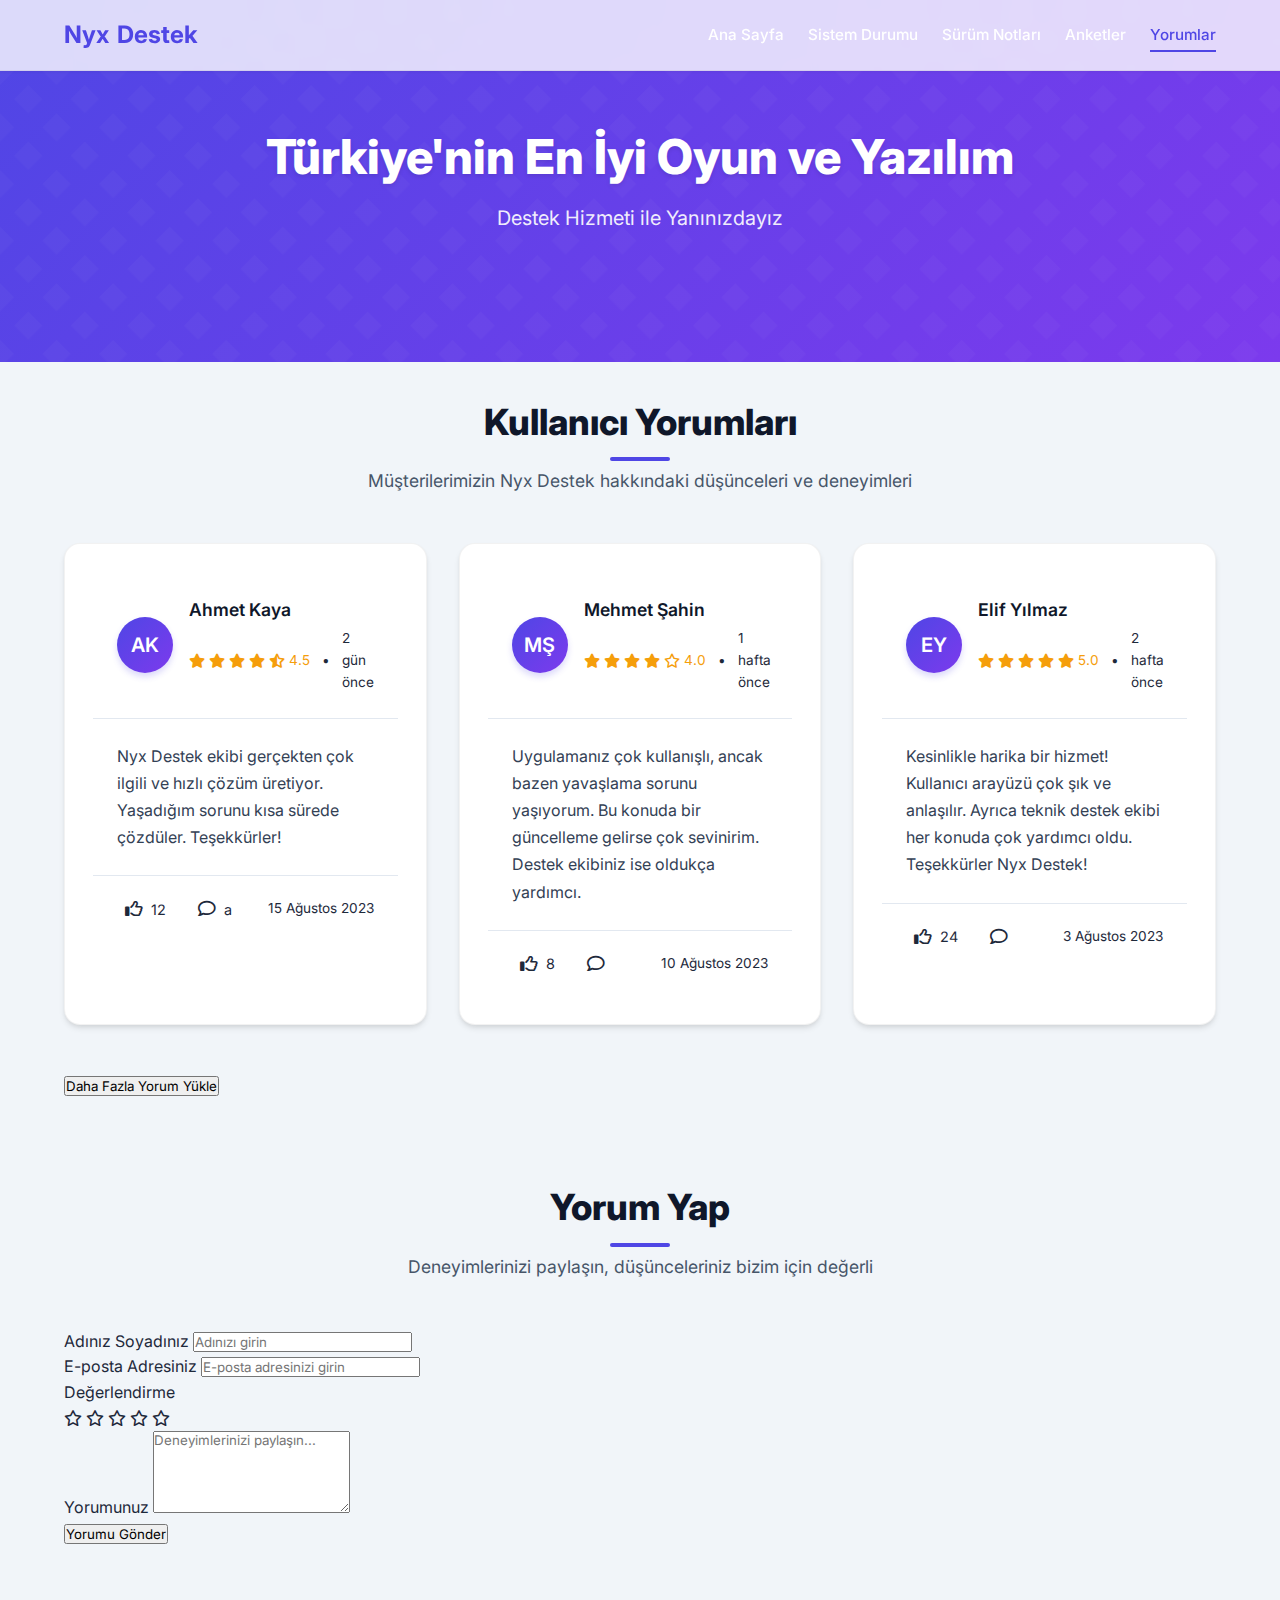
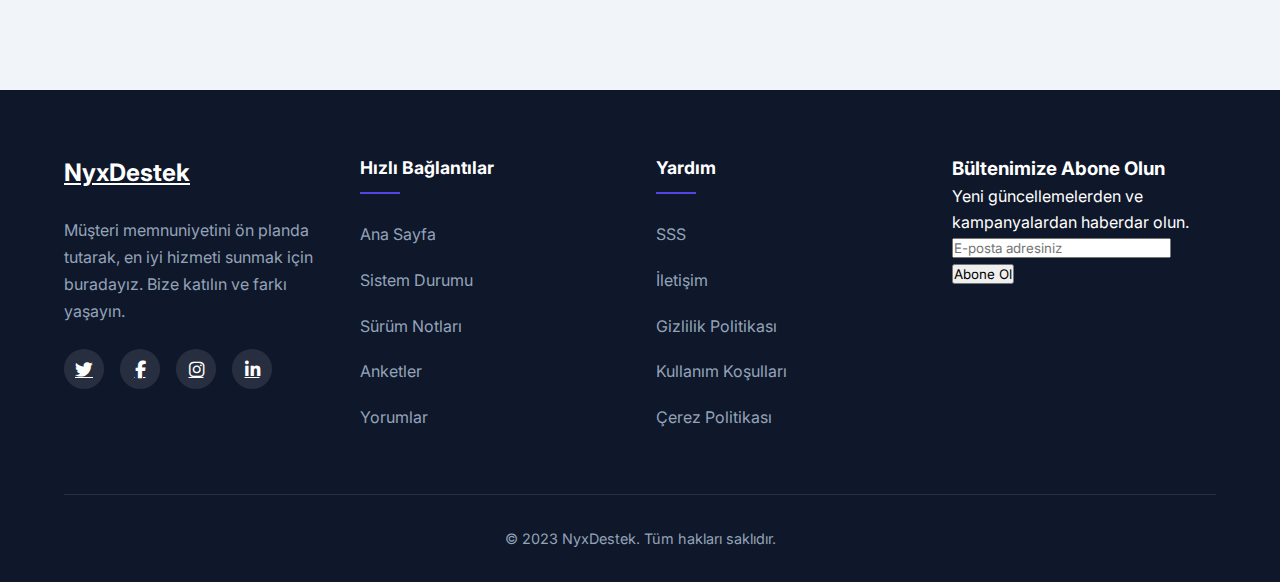
<file: yorumlar.html>
<!DOCTYPE html>
<html lang="tr">
<head>
    <meta charset="UTF-8">
    <meta name="viewport" content="width=device-width, initial-scale=1.0, maximum-scale=1.0, user-scalable=no">
    <meta name="theme-color" content="#4f46e5">
    <meta name="apple-mobile-web-app-capable" content="yes">
    <meta name="apple-mobile-web-app-status-bar-style" content="black-translucent">
    <title>Kullanıcı Yorumları - Nyx Destek</title>
    <link rel="stylesheet" href="https://cdnjs.cloudflare.com/ajax/libs/font-awesome/6.4.0/css/all.min.css">
    <link href="https://fonts.googleapis.com/css2?family=Inter:wght@300;400;500;600;700&display=swap" rel="stylesheet">
    <style>
        :root {
            --primary: #4f46e5;
            --primary-dark: #4338ca;
            --secondary: #10b981;
            --danger: #ef4444;
            --warning: #f59e0b;
            --dark: #0f172a;
            --light: #f8fafc;
            --gray-100: #f1f5f9;
            --gray-200: #e2e8f0;
            --gray-300: #cbd5e1;
            --gray-400: #94a3b8;
            --gray-600: #475569;
            --gray-700: #334155;
            --gray-800: #1e293b;
            --gray-900: #0f172a;
            --shadow-sm: 0 1px 2px 0 rgba(0, 0, 0, 0.05);
            --shadow: 0 4px 6px -1px rgba(0, 0, 0, 0.1), 0 2px 4px -1px rgba(0, 0, 0, 0.06);
            --shadow-lg: 0 10px 15px -3px rgba(0, 0, 0, 0.1), 0 4px 6px -2px rgba(0, 0, 0, 0.05);
            --transition: all 0.3s cubic-bezier(0.4, 0, 0.2, 1);
        }
        
        * {
            margin: 0;
            padding: 0;
            box-sizing: border-box;
            font-family: 'Inter', -apple-system, BlinkMacSystemFont, 'Segoe UI', Roboto, Oxygen, Ubuntu, Cantarell, sans-serif;
        }
        
        body {
            line-height: 1.6;
            color: var(--gray-800);
            background-color: #f1f5f9;
            padding-top: 0;
            overflow-x: hidden;
        }
        
        /* Header Styles */
        header {
            background: rgba(255, 255, 255, 0.8);
            backdrop-filter: blur(10px);
            -webkit-backdrop-filter: blur(10px);
            padding: 1rem 0;
            position: fixed;
            top: 0;
            width: 100%;
            z-index: 1000;
            border-bottom: 1px solid rgba(0, 0, 0, 0.05);
            box-shadow: 0 1px 3px rgba(0, 0, 0, 0.05);
            transition: var(--transition);
        }
        
        header.scrolled {
            background: rgba(255, 255, 255, 0.95);
            box-shadow: 0 4px 20px rgba(0, 0, 0, 0.08);
            padding: 0.7rem 0;
        }
        
        .container {
            max-width: 1200px;
            margin: 0 auto;
            padding: 0 1.5rem;
            width: 100%;
        }
        
        nav {
            display: flex;
            justify-content: space-between;
            align-items: center;
        }
        
        .logo {
            font-size: 1.5rem;
            font-weight: 700;
            color: var(--primary);
            text-decoration: none;
            display: flex;
            align-items: center;
            gap: 0.5rem;
            transition: var(--transition);
        }
        
        .logo:hover {
            color: var(--primary-dark);
            transform: translateY(-1px);
        }
        
        .logo img {
            height: 32px;
            width: auto;
        }
        
        .nav-links {
            display: flex;
            gap: 2rem;
            list-style: none;
            align-items: center;
        }
        
        .nav-links a {
            color: var(--gray-800);
            text-decoration: none;
            font-weight: 500;
            font-size: 0.95rem;
            transition: var(--transition);
            position: relative;
            padding: 0.5rem 0;
        }
        
        .nav-links a::after {
            content: '';
            position: absolute;
            bottom: 0;
            left: 0;
            width: 0;
            height: 2px;
            background: var(--primary);
            transition: width 0.3s ease;
        }
        
        .nav-links a:hover,
        .nav-links a.active {
            color: var(--primary);
        }
        
        .nav-links a:hover::after,
        .nav-links a.active::after {
            width: 100%;
        }
        
        .mobile-menu-btn {
            display: none;
            background: none;
            border: none;
            color: var(--gray-800);
            font-size: 1.5rem;
            cursor: pointer;
            padding: 0.5rem;
            border-radius: 6px;
            transition: var(--transition);
        }
        
        .mobile-menu-btn:hover {
            background: var(--gray-100);
        }
        
        /* Hero Section */
        .hero {
            background: linear-gradient(135deg, #4f46e5 0%, #7c3aed 100%);
            color: white;
            padding: 8rem 0 6rem;
            text-align: center;
            position: relative;
            overflow: hidden;
            margin-top: 0;
        }
        
        .hero-title {
            font-size: 3rem;
            font-weight: 800;
            margin-bottom: 1rem;
            line-height: 1.2;
            text-shadow: 0 2px 4px rgba(0,0,0,0.1);
            animation: fadeInUp 0.8s ease-out;
        }
        
        .hero-subtitle {
            font-size: 1.25rem;
            max-width: 600px;
            margin: 0 auto 2rem;
            opacity: 0.9;
            font-weight: 400;
            animation: fadeInUp 0.8s ease-out 0.2s both;
        }
        
        .hero-cta {
            display: flex;
            gap: 1rem;
            justify-content: center;
            margin-top: 2rem;
            animation: fadeInUp 0.8s ease-out 0.4s both;
        }
        
        @keyframes fadeInUp {
            from {
                opacity: 0;
                transform: translateY(20px);
            }
            to {
                opacity: 1;
                transform: translateY(0);
            }
        }
        
        .hero::before {
            content: '';
            position: absolute;
            top: 0;
            left: 0;
            right: 0;
            bottom: 0;
            background: url('[data-uri]');
            opacity: 0.5;
        }
        
        /* Comments Section */
        .comments-section {
            padding: 2rem 0 5rem;
        }
        
        .section-title {
            text-align: center;
            margin-bottom: 3rem;
            position: relative;
        }
        
        .section-title h2 {
            font-size: 2.25rem;
            color: var(--gray-900);
            margin-bottom: 1rem;
            font-weight: 800;
            display: inline-block;
            position: relative;
        }
        
        .section-title h2::after {
            content: '';
            position: absolute;
            bottom: -10px;
            left: 50%;
            transform: translateX(-50%);
            width: 60px;
            height: 4px;
            background: var(--primary);
            border-radius: 2px;
        }
        
        .section-title p {
            color: var(--gray-600);
            font-size: 1.1rem;
            max-width: 700px;
            margin: 0 auto;
        }
        
        /* Comments Grid */
        .comments-grid {
            display: grid;
            grid-template-columns: repeat(auto-fill, minmax(350px, 1fr));
            gap: 2rem;
            margin-top: 2rem;
        }
        
        .comment-card {
            background: white;
            border-radius: 16px;
            padding: 1.75rem;
            box-shadow: var(--shadow);
            transition: var(--transition);
            border: 1px solid rgba(0,0,0,0.05);
        }
        
        .comment-card:hover {
            transform: translateY(-5px);
            box-shadow: 0 10px 25px -5px rgba(0,0,0,0.1);
        }
        
        .comment-header {
            padding: 1.5rem;
            background: var(--gray-50);
            border-bottom: 1px solid var(--gray-200);
            display: flex;
            align-items: center;
            gap: 1rem;
        }
        
        .comment-avatar {
            width: 56px;
            height: 56px;
            border-radius: 50%;
            background: linear-gradient(135deg, #4f46e5 0%, #7c3aed 100%);
            color: white;
            display: flex;
            align-items: center;
            justify-content: center;
            font-weight: 600;
            font-size: 1.25rem;
            flex-shrink: 0;
            box-shadow: 0 4px 6px rgba(79, 70, 229, 0.2);
        }
        
        .comment-user {
            flex: 1;
        }
        
        .comment-user h4 {
            font-size: 1.1rem;
            color: var(--gray-900);
            margin: 0 0 0.25rem 0;
            font-weight: 600;
        }
        
        .comment-meta {
            display: flex;
            align-items: center;
            gap: 0.75rem;
            font-size: 0.85rem;
            color: var(--gray-500);
        }
        
        .comment-rating {
            color: var(--warning);
            display: flex;
            align-items: center;
            gap: 0.25rem;
        }
        
        .comment-rating i {
            font-size: 0.9rem;
        }
        
        .comment-body {
            padding: 1.5rem;
            line-height: 1.7;
            color: var(--gray-700);
        }
        
        .comment-footer {
            padding: 1rem 1.5rem;
            border-top: 1px solid var(--gray-200);
            display: flex;
            justify-content: space-between;
            align-items: center;
            background: var(--gray-50);
        }
        
        .comment-actions {
            display: flex;
            gap: 1rem;
        }
        
        .comment-action {
            background: none;
            border: none;
            color: var(--gray-500);
            display: flex;
            align-items: center;
            gap: 0.5rem;
            font-size: 0.9rem;
            cursor: pointer;
            padding: 0.5rem;
            border-radius: 6px;
            transition: var(--transition);
        }
        
        .comment-action:hover {
            background: var(--gray-100);
            color: var(--primary);
        }
        
        .comment-action i {
            font-size: 1.1rem;
        }
        
        .comment-date {
            font-size: 0.85rem;
            color: var(--gray-500);
        }
        
        /* Responsive Design */
        @media (max-width: 992px) {
            .comments-grid {
                grid-template-columns: repeat(auto-fill, minmax(300px, 1fr));
            }
        }
        
        @media (max-width: 768px) {
            .nav-links {
                display: none;
            }
            
            .mobile-menu-btn {
                display: block;
            }
            
            .hero-title {
                font-size: 2.25rem;
            }
            
            .hero-subtitle {
                font-size: 1.1rem;
            }
        }
        
        @media (max-width: 480px) {
            .comments-grid {
                grid-template-columns: 1fr;
            }
            
            .hero-title {
                font-size: 2rem;
            }
            
            .section-title h2 {
                font-size: 1.75rem;
            }
        }
        
        /* Footer */
        footer {
            background: var(--gray-900);
            color: white;
            padding: 4rem 0 2rem;
            margin-top: 4rem;
        }
        
        .footer-content {
            display: grid;
            grid-template-columns: repeat(auto-fit, minmax(250px, 1fr));
            gap: 2rem;
            margin-bottom: 3rem;
        }
        
        .footer-logo {
            font-size: 1.5rem;
            font-weight: 700;
            color: white;
            margin-bottom: 1.5rem;
            display: inline-block;
        }
        
        .footer-about p {
            color: var(--gray-400);
            margin-bottom: 1.5rem;
            line-height: 1.7;
        }
        
        .social-links {
            display: flex;
            gap: 1rem;
        }
        
        .social-link {
            display: flex;
            align-items: center;
            justify-content: center;
            width: 40px;
            height: 40px;
            border-radius: 50%;
            background: rgba(255, 255, 255, 0.1);
            color: white;
            font-size: 1.1rem;
            transition: var(--transition);
        }
        
        .social-link:hover {
            background: var(--primary);
            transform: translateY(-3px);
        }
        
        .footer-links h3 {
            color: white;
            font-size: 1.1rem;
            margin-bottom: 1.5rem;
            position: relative;
            padding-bottom: 0.75rem;
        }
        
        .footer-links h3::after {
            content: '';
            position: absolute;
            bottom: 0;
            left: 0;
            width: 40px;
            height: 2px;
            background: var(--primary);
        }
        
        .footer-links ul {
            list-style: none;
            padding: 0;
            margin: 0;
        }
        
        .footer-links li {
            margin-bottom: 0.75rem;
        }
        
        .footer-links a {
            color: var(--gray-400);
            text-decoration: none;
            transition: var(--transition);
            display: inline-block;
            padding: 0.25rem 0;
        }
        
        .footer-links a:hover {
            color: white;
            transform: translateX(5px);
        }
        
        .footer-bottom {
            border-top: 1px solid rgba(255, 255, 255, 0.1);
            padding-top: 2rem;
            text-align: center;
            color: var(--gray-400);
            font-size: 0.9rem;
        }
        
        /* Scroll to Top Button */
        .scroll-to-top {
            position: fixed;
            bottom: 2rem;
            right: 2rem;
            width: 50px;
            height: 50px;
            background: var(--primary);
            color: white;
            border-radius: 50%;
            display: flex;
            align-items: center;
            justify-content: center;
            font-size: 1.25rem;
            box-shadow: var(--shadow-lg);
            cursor: pointer;
            opacity: 0;
            visibility: hidden;
            transition: var(--transition);
            z-index: 999;
            border: none;
        }
        
        .scroll-to-top.visible {
            opacity: 1;
            visibility: visible;
        }
        
        .scroll-to-top:hover {
            background: var(--primary-dark);
            transform: translateY(-3px);
        }
        
        .nav-links {
            display: flex;
            gap: 1.5rem;
            align-items: center;
        }
        
        .nav-links a {
            color: white;
            text-decoration: none;
            font-weight: 500;
            transition: color 0.3s;
        }
        
        .nav-links a:hover {
            color: #e0e0e0;
        }
        
        /* Mobil Menü Stilleri */
        .mobile-nav {
            display: none;
            position: fixed;
            top: 0;
            left: 0;
            width: 100%;
            height: 100%;
            background: rgba(13, 17, 28, 0.98);
            z-index: 9999;
            flex-direction: column;
            justify-content: center;
            align-items: center;
            padding: 20px;
            backdrop-filter: blur(10px);
            -webkit-backdrop-filter: blur(10px);
            opacity: 0;
            transform: translateY(-20px);
            transition: all 0.3s cubic-bezier(0.4, 0, 0.2, 1);
        }
        
        .mobile-nav.active {
            display: flex;
            opacity: 1;
            transform: translateY(0);
        }
        
        .mobile-nav a {
            color: #e2e8f0;
            text-decoration: none;
            font-size: 1.2rem;
            margin: 0.6rem 0;
            padding: 1rem 2rem;
            transition: all 0.3s cubic-bezier(0.4, 0, 0.2, 1);
            border-radius: 50px;
            width: 100%;
            max-width: 280px;
            text-align: center;
            background: rgba(255, 255, 255, 0.05);
            backdrop-filter: blur(5px);
            border: 1px solid rgba(255, 255, 255, 0.1);
            box-shadow: 0 4px 15px rgba(0, 0, 0, 0.1);
            display: flex;
            align-items: center;
            justify-content: center;
            gap: 10px;
        }
        
        .mobile-nav a:hover {
            background: rgba(25, 118, 210, 0.2);
            color: #ffffff;
            transform: translateY(-3px);
            box-shadow: 0 6px 20px rgba(25, 118, 210, 0.2);
        }
        
        .mobile-menu-btn {
            display: none;
            background: rgba(25, 118, 210, 0.9);
            border: none;
            color: white;
            width: 50px;
            height: 50px;
            border-radius: 50%;
            font-size: 1.5rem;
            cursor: pointer;
            z-index: 1000;
            position: fixed;
            bottom: 25px;
            right: 25px;
            box-shadow: 0 4px 20px rgba(25, 118, 210, 0.3);
            transition: all 0.3s cubic-bezier(0.4, 0, 0.2, 1);
            backdrop-filter: blur(5px);
            -webkit-backdrop-filter: blur(5px);
            border: 1px solid rgba(255, 255, 255, 0.1);
        }
        
        .mobile-menu-btn:hover {
            background: #1565c0;
            transform: translateY(-3px) scale(1.05);
            box-shadow: 0 6px 25px rgba(25, 118, 210, 0.4);
        }
        
        .close-menu {
            position: absolute;
            top: 25px;
            right: 25px;
            width: 40px;
            height: 40px;
            display: flex;
            align-items: center;
            justify-content: center;
            font-size: 1.8rem;
            color: rgba(255, 255, 255, 0.8);
            cursor: pointer;
            background: rgba(255, 255, 255, 0.1);
            border-radius: 50%;
            backdrop-filter: blur(5px);
            -webkit-backdrop-filter: blur(5px);
            border: 1px solid rgba(255, 255, 255, 0.1);
            transition: all 0.3s ease;
        }
        
        .close-menu:hover {
            color: #fff;
            background: rgba(255, 255, 255, 0.2);
            transform: rotate(90deg);
        }
        
        /* Responsive Tasarım */
        @media (max-width: 992px) {
            .nav-links {
                display: none;
            }
            
            .mobile-menu-btn {
                display: flex;
                align-items: center;
                justify-content: center;
            }
            
            .mobile-nav a i {
                font-size: 1.2rem;
                width: 24px;
                text-align: center;
            }
        }
        
        @media (max-width: 768px) {
            .logo h1 {
                font-size: 1.3rem;
            }
            
            .sort-options {
                width: 100%;
                margin-top: 1rem;
            }
            
            .comment-card {
                padding: 1rem;
            }
            
            .comment-form {
                padding: 1.5rem;
            }
        }
    </style>
</head>
<body>
    <!-- Header -->
    <header id="mainHeader">
        <div class="container">
            <nav>
                <a href="index.html" class="logo">
                    <span>Nyx</span>Destek
                </a>
                
                <button class="mobile-menu-btn" id="mobileMenuBtn">
                    <i class="fas fa-bars"></i>
                </button>
                
                <ul class="nav-links">
                    <li><a href="index.html">Ana Sayfa</a></li>
                    <li><a href="sistem-durumu.html">Sistem Durumu</a></li>
                    <li><a href="surum-notlari.html">Sürüm Notları</a></li>
                    <li><a href="anketler.html">Anketler</a></li>
                    <li><a href="yorumlar.html" class="active">Yorumlar</a></li>
                </ul>
            </nav>
        </div>
    </header>

    <!-- Hero Section -->
    <section class="hero">
        <div class="container">
            <h1 class="hero-title">Türkiye'nin En İyi Oyun ve Yazılım</h1>
            <p class="hero-subtitle">Destek Hizmeti ile Yanınızdayız</p>
        </div>
    </section>

    <!-- Comments Section -->
    <section class="comments-section">
        <div class="container">
            <div class="section-title">
                <h2>Kullanıcı Yorumları</h2>
                <p>Müşterilerimizin Nyx Destek hakkındaki düşünceleri ve deneyimleri</p>
            </div>
            
            <div class="comments-grid">
                <!-- Comment Card 1 -->
                <article class="comment-card">
                    <div class="comment-header">
                        <div class="comment-avatar">AK</div>
                        <div class="comment-user">
                            <h4>Ahmet Kaya</h4>
                            <div class="comment-meta">
                                <span class="comment-rating">
                                    <i class="fas fa-star"></i>
                                    <i class="fas fa-star"></i>
                                    <i class="fas fa-star"></i>
                                    <i class="fas fa-star"></i>
                                    <i class="fas fa-star-half-alt"></i>
                                    <span>4.5</span>
                                </span>
                                <span>•</span>
                                <span>2 gün önce</span>
                            </div>
                        </div>
                    </div>
                    <div class="comment-body">
                        <p>Nyx Destek ekibi gerçekten çok ilgili ve hızlı çözüm üretiyor. Yaşadığım sorunu kısa sürede çözdüler. Teşekkürler!</p>
                    </div>
                    <div class="comment-footer">
                        <div class="comment-actions">
                            <button class="comment-action">
                                <i class="far fa-thumbs-up"></i>
                                <span>12</span>
                            </button>
                            <button class="comment-action">
                                <i class="far fa-comment"></i>
                                <span>a</span>
                            </button>
                        </div>
                        <div class="comment-date">15 Ağustos 2023</div>
                    </div>
                </article>

                <!-- Comment Card 2 -->
                <article class="comment-card">
                    <div class="comment-header">
                        <div class="comment-avatar">MŞ</div>
                        <div class="comment-user">
                            <h4>Mehmet Şahin</h4>
                            <div class="comment-meta">
                                <span class="comment-rating">
                                    <i class="fas fa-star"></i>
                                    <i class="fas fa-star"></i>
                                    <i class="fas fa-star"></i>
                                    <i class="fas fa-star"></i>
                                    <i class="far fa-star"></i>
                                    <span>4.0</span>
                                </span>
                                <span>•</span>
                                <span>1 hafta önce</span>
                            </div>
                        </div>
                    </div>
                    <div class="comment-body">
                        <p>Uygulamanız çok kullanışlı, ancak bazen yavaşlama sorunu yaşıyorum. Bu konuda bir güncelleme gelirse çok sevinirim. Destek ekibiniz ise oldukça yardımcı.</p>
                    </div>
                    <div class="comment-footer">
                        <div class="comment-actions">
                            <button class="comment-action">
                                <i class="far fa-thumbs-up"></i>
                                <span>8</span>
                            </button>
                            <button class="comment-action">
                                <i class="far fa-comment"></i>
                                <span></span>
                            </button>
                        </div>
                        <div class="comment-date">10 Ağustos 2023</div>
                    </div>
                </article>

                <!-- Comment Card 3 -->
                <article class="comment-card">
                    <div class="comment-header">
                        <div class="comment-avatar">EY</div>
                        <div class="comment-user">
                            <h4>Elif Yılmaz</h4>
                            <div class="comment-meta">
                                <span class="comment-rating">
                                    <i class="fas fa-star"></i>
                                    <i class="fas fa-star"></i>
                                    <i class="fas fa-star"></i>
                                    <i class="fas fa-star"></i>
                                    <i class="fas fa-star"></i>
                                    <span>5.0</span>
                                </span>
                                <span>•</span>
                                <span>2 hafta önce</span>
                            </div>
                        </div>
                    </div>
                    <div class="comment-body">
                        <p>Kesinlikle harika bir hizmet! Kullanıcı arayüzü çok şık ve anlaşılır. Ayrıca teknik destek ekibi her konuda çok yardımcı oldu. Teşekkürler Nyx Destek!</p>
                    </div>
                    <div class="comment-footer">
                        <div class="comment-actions">
                            <button class="comment-action">
                                <i class="far fa-thumbs-up"></i>
                                <span>24</span>
                            </button>
                            <button class="comment-action">
                                <i class="far fa-comment"></i>
                                <span></span>
                            </button>
                        </div>
                        <div class="comment-date">3 Ağustos 2023</div>
                    </div>
                </article>
            </div>
            
            <!-- Load More Button -->
            <div class="text-center" style="margin-top: 3rem;">
                <button class="btn btn-primary">Daha Fazla Yorum Yükle</button>
            </div>
            
            <!-- Add Comment Form -->
            <div class="add-comment" style="margin-top: 5rem;">
                <div class="section-title">
                    <h2>Yorum Yap</h2>
                    <p>Deneyimlerinizi paylaşın, düşünceleriniz bizim için değerli</p>
                </div>
                
                <form class="comment-form">
                    <div class="form-group">
                        <label for="name">Adınız Soyadınız</label>
                        <input type="text" id="name" class="form-control" placeholder="Adınızı girin" required>
                    </div>
                    
                    <div class="form-group">
                        <label for="email">E-posta Adresiniz</label>
                        <input type="email" id="email" class="form-control" placeholder="E-posta adresinizi girin" required>
                    </div>
                    
                    <div class="form-group">
                        <label>Değerlendirme</label>
                        <div class="rating-stars">
                            <i class="far fa-star" data-rating="1"></i>
                            <i class="far fa-star" data-rating="2"></i>
                            <i class="far fa-star" data-rating="3"></i>
                            <i class="far fa-star" data-rating="4"></i>
                            <i class="far fa-star" data-rating="5"></i>
                            <input type="hidden" id="rating" name="rating" value="0">
                        </div>
                    </div>
                    
                    <div class="form-group">
                        <label for="comment">Yorumunuz</label>
                        <textarea id="comment" class="form-control" rows="5" placeholder="Deneyimlerinizi paylaşın..." required></textarea>
                    </div>
                    
                    <button type="submit" class="btn btn-primary">Yorumu Gönder</button>
                </form>
            </div>
        </div>
    </section>
    <!-- Footer -->
    <footer>
        <div class="container">
            <div class="footer-content">
                <div class="footer-about">
                    <a href="#" class="footer-logo">NyxDestek</a>
                    <p>Müşteri memnuniyetini ön planda tutarak, en iyi hizmeti sunmak için buradayız. Bize katılın ve farkı yaşayın.</p>
                    <div class="social-links">
                        <a href="#" class="social-link" aria-label="Twitter"><i class="fab fa-twitter"></i></a>
                        <a href="#" class="social-link" aria-label="Facebook"><i class="fab fa-facebook-f"></i></a>
                        <a href="#" class="social-link" aria-label="Instagram"><i class="fab fa-instagram"></i></a>
                        <a href="#" class="social-link" aria-label="LinkedIn"><i class="fab fa-linkedin-in"></i></a>
                    </div>
                </div>
                
                <div class="footer-links">
                    <h3>Hızlı Bağlantılar</h3>
                    <ul>
                        <li><a href="index.html">Ana Sayfa</a></li>
                        <li><a href="sistem-durumu.html">Sistem Durumu</a></li>
                        <li><a href="surum-notlari.html">Sürüm Notları</a></li>
                        <li><a href="anketler.html">Anketler</a></li>
                        <li><a href="yorumlar.html">Yorumlar</a></li>
                    </ul>
                </div>
                
                <div class="footer-links">
                    <h3>Yardım</h3>
                    <ul>
                        <li><a href="#">SSS</a></li>
                        <li><a href="#">İletişim</a></li>
                        <li><a href="#">Gizlilik Politikası</a></li>
                        <li><a href="#">Kullanım Koşulları</a></li>
                        <li><a href="#">Çerez Politikası</a></li>
                    </ul>
                </div>
                
                <div class="footer-newsletter">
                    <h3>Bültenimize Abone Olun</h3>
                    <p>Yeni güncellemelerden ve kampanyalardan haberdar olun.</p>
                    <form class="newsletter-form">
                        <input type="email" placeholder="E-posta adresiniz" required>
                        <button type="submit" class="btn btn-primary">Abone Ol</button>
                    </form>
                </div>
            </div>
            
            <div class="footer-bottom">
                <p>&copy; 2023 NyxDestek. Tüm hakları saklıdır.</p>
            </div>
        </div>
    </footer>
    
    <!-- Scroll to Top Button -->
    <button class="scroll-to-top" id="scrollToTop" aria-label="Yukarı Çık">
        <i class="fas fa-arrow-up"></i>
    </button>
    
    <!-- JavaScript -->
    <script>
        // Mobile Menu Toggle
        const mobileMenuBtn = document.getElementById('mobileMenuBtn');
        const navLinks = document.querySelector('.nav-links');
        
        mobileMenuBtn.addEventListener('click', () => {
            navLinks.classList.toggle('active');
            mobileMenuBtn.innerHTML = navLinks.classList.contains('active') ? 
                '<i class="fas fa-times"></i>' : 
                '<i class="fas fa-bars"></i>';
        });
        
        // Scroll to Top Button
        const scrollToTopBtn = document.getElementById('scrollToTop');
        
        window.addEventListener('scroll', () => {
            if (window.pageYOffset > 300) {
                scrollToTopBtn.classList.add('visible');
                document.getElementById('mainHeader').classList.add('scrolled');
            } else {
                scrollToTopBtn.classList.remove('visible');
                document.getElementById('mainHeader').classList.remove('scrolled');
            }
        });
        
        scrollToTopBtn.addEventListener('click', () => {
            window.scrollTo({
                top: 0,
                behavior: 'smooth'
            });
        });
        
        // Star Rating
        const stars = document.querySelectorAll('.rating-stars .fa-star');
        const ratingInput = document.getElementById('rating');
        
        stars.forEach(star => {
            star.addEventListener('click', () => {
                const rating = parseInt(star.getAttribute('data-rating'));
                ratingInput.value = rating;
                
                stars.forEach((s, index) => {
                    if (index < rating) {
                        s.classList.remove('far');
                        s.classList.add('fas');
                    } else {
                        s.classList.remove('fas');
                        s.classList.add('far');
                    }
                });
            });
            
            star.addEventListener('mouseover', () => {
                const rating = parseInt(star.getAttribute('data-rating'));
                
                stars.forEach((s, index) => {
                    if (index < rating) {
                        s.classList.remove('far');
                        s.classList.add('fas');
                    }
                });
            });
            
            star.addEventListener('mouseout', () => {
                const currentRating = parseInt(ratingInput.value);
                
                stars.forEach((s, index) => {
                    if (index >= currentRating) {
                        s.classList.remove('fas');
                        s.classList.add('far');
                    }
                });
            });
        });
        
        // Like Button
        document.querySelectorAll('.comment-action').forEach(button => {
            button.addEventListener('click', (e) => {
                e.preventDefault();
                const icon = button.querySelector('i');
                const count = button.querySelector('span');
                
                if (icon.classList.contains('fa-thumbs-up')) {
                    if (button.classList.contains('liked')) {
                        count.textContent = parseInt(count.textContent) - 1;
                        button.classList.remove('liked');
                    } else {
                        count.textContent = parseInt(count.textContent) + 1;
                        button.classList.add('liked');
                    }
                }
            });
        });
        
        // Form Submission
        const commentForm = document.querySelector('.comment-form');
        if (commentForm) {
            commentForm.addEventListener('submit', (e) => {
                e.preventDefault();
                alert('Yorumunuz başarıyla gönderildi! Teşekkür ederiz.');
                commentForm.reset();
                
                // Reset stars
                stars.forEach(star => {
                    star.classList.remove('fas');
                    star.classList.add('far');
                });
                ratingInput.value = '0';
            });
        }
    </script>
</body>
</html>
</file>
